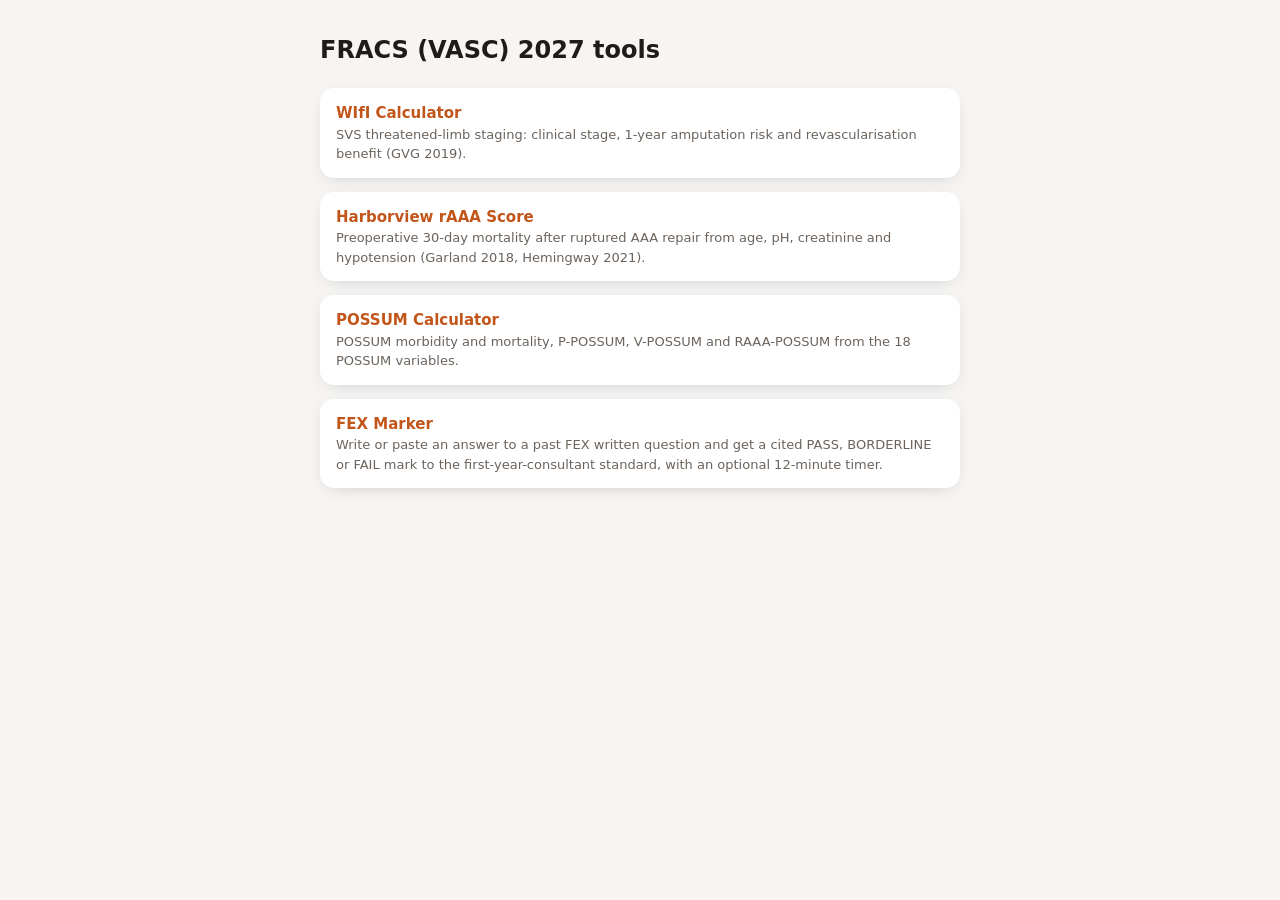
<file: docs/index.html>
<!doctype html>
<html lang="en"><head><meta charset="utf-8"><meta name="viewport" content="width=device-width, initial-scale=1">
<title>FRACS Tools</title>
<style>
:root{--bg:#F6F5F3;--fg:#1F1B18;--muted:#6B635C;--accent:#C2561A;--card:#fff}
@media (prefers-color-scheme:dark){:root{--bg:#15120F;--fg:#F1EBE4;--muted:#A59A8F;--accent:#F08A4B;--card:#1E1A16;color-scheme:dark}}
body{margin:0;background:var(--bg);color:var(--fg);font:15px/1.5 system-ui,-apple-system,"Segoe UI",sans-serif;padding:32px 16px}
main{max-width:640px;margin:0 auto;display:grid;gap:14px}h1{margin:0 0 6px;font-size:24px}
a.card{display:block;background:var(--card);border-radius:14px;padding:14px 16px;color:inherit;text-decoration:none;box-shadow:0 4px 18px -8px rgba(0,0,0,.25)}
a.card b{color:var(--accent)}a.card span{display:block;color:var(--muted);font-size:13px}
</style></head><body><main>
<h1>FRACS (VASC) 2027 tools</h1>
<a class="card" href="wifi/"><b>WIfI Calculator</b><span>SVS threatened-limb staging: clinical stage, 1-year amputation risk and revascularisation benefit (GVG 2019).</span></a>
<a class="card" href="harborview/"><b>Harborview rAAA Score</b><span>Preoperative 30-day mortality after ruptured AAA repair from age, pH, creatinine and hypotension (Garland 2018, Hemingway 2021).</span></a>
<a class="card" href="possum/"><b>POSSUM Calculator</b><span>POSSUM morbidity and mortality, P-POSSUM, V-POSSUM and RAAA-POSSUM from the 18 POSSUM variables.</span></a>
<a class="card" href="fex-marker/"><b>FEX Marker</b><span>Write or paste an answer to a past FEX written question and get a cited PASS, BORDERLINE or FAIL mark to the first-year-consultant standard, with an optional 12-minute timer.</span></a>
</main></body></html>
</file>
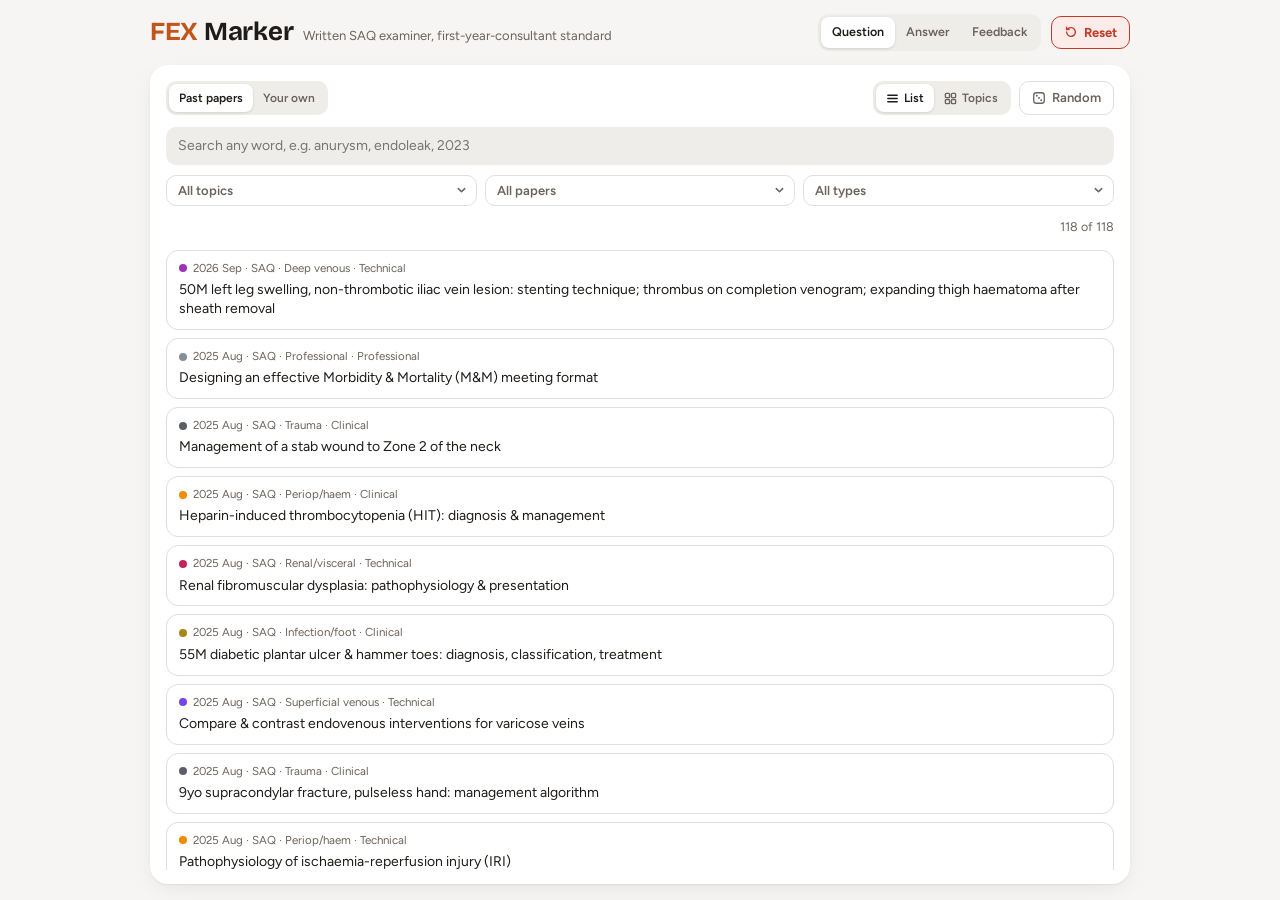
<file: docs/fex-marker/index.html>
<!doctype html>
<html lang="en">
<head>
<meta charset="utf-8">
<meta name="viewport" content="width=device-width, initial-scale=1, viewport-fit=cover">
<title>FEX Marker</title>
<meta name="description" content="Write or paste an answer to a RACS Vascular Fellowship Exam short-answer question and get a cited PASS, BORDERLINE or FAIL mark to the first-year-consultant standard.">
<link rel="preconnect" href="https://fonts.googleapis.com">
<link rel="preconnect" href="https://fonts.gstatic.com" crossorigin>
<link rel="stylesheet" href="https://fonts.googleapis.com/css2?family=Bricolage+Grotesque:opsz,wght@12..96,500;12..96,700&family=Figtree:wght@400;500;600&family=IBM+Plex+Mono:wght@500&display=swap">
<link rel="stylesheet" href="../assets/fracs-tools.css">
<style>
/* Layout: the page never scrolls; exactly one region per view does (question list, answer box, feedback body). */
html, body { height: 100%; }
body { height: 100dvh; overflow: hidden; }
.wrap { height: 100%; grid-template-rows: auto minmax(0, 1fr); }
.view.col { display: flex; flex-direction: column; gap: 12px; min-height: 0; overflow: hidden; }
.fill { flex: 1 1 auto; min-height: 0; }
.row { display: flex; align-items: center; gap: 8px; flex-wrap: wrap; }
.row.sb { justify-content: space-between; }
.muted { color: var(--muted); font-size: 12.5px; }
.mono { font-family: var(--f-mono); }
.seg.small button { padding: 5px 10px; font-size: 12px; }
.input { width: 100%; font: 14px/1.4 var(--f-body); color: var(--fg); background: var(--surface-2); border: 1.5px solid transparent; border-radius: 10px; padding: 8px 11px; outline: none; transition: border-color .15s; }
.input:focus { border-color: var(--accent); }
textarea.input { resize: none; }

/* Question bank */
.filters { display: grid; grid-template-columns: repeat(3, minmax(0, 1fr)); gap: 8px; flex: none; }
.sel { position: relative; display: block; min-width: 0; }
.sel select { appearance: none; -webkit-appearance: none; width: 100%; font: 600 13px var(--f-body); color: var(--muted); background: var(--surface); border: 1.5px solid var(--line); border-radius: 10px; padding: 7px 28px 7px 11px; cursor: pointer; white-space: nowrap; overflow: hidden; text-overflow: ellipsis; transition: border-color .15s, background-color .15s, color .15s; }
.sel select:hover { border-color: color-mix(in oklab, var(--accent) 45%, var(--line)); }
.sel select:focus-visible { outline: 2.5px solid var(--accent); outline-offset: 2px; }
.sel.on select { border-color: var(--accent); background: var(--accent-soft); color: var(--fg); }
.sel svg { position: absolute; right: 10px; top: 50%; transform: translateY(-50%); pointer-events: none; color: var(--muted); }
.fstate { display: flex; align-items: center; justify-content: space-between; gap: 8px; min-height: 24px; flex: none; }
.fpills { display: flex; gap: 6px; flex-wrap: wrap; min-width: 0; }
.fp { display: inline-flex; align-items: center; gap: 5px; border: 0; cursor: pointer; background: var(--accent-soft); color: var(--fg); border-radius: 99px; padding: 2px 9px; font-size: 12px; font-weight: 600; max-width: 180px; }
.fp span { overflow: hidden; text-overflow: ellipsis; white-space: nowrap; }
.fp b { font-weight: 600; color: var(--accent); }
.fp:focus-visible { outline: 2.5px solid var(--accent); outline-offset: 2px; }
.near { font-size: 12.5px; color: var(--muted); padding: 2px 2px 4px; }
.empty .btn { margin-top: 10px; }
.q:focus-visible, .input:focus-visible { outline: 2.5px solid var(--accent); outline-offset: 2px; }
.qlist { overflow-y: auto; display: grid; gap: 8px; align-content: start; padding: 2px; margin: -2px; overscroll-behavior: contain; }
.q { text-align: left; border: 1.5px solid var(--line); background: var(--surface); border-radius: 12px; padding: 9px 12px 10px; cursor: pointer; display: grid; gap: 4px; transition: border-color .15s, transform .12s; }
.q:hover { border-color: color-mix(in oklab, var(--accent) 45%, var(--line)); }
.q:active { transform: scale(.99); }
.q.on { border-color: var(--accent); background: var(--accent-soft); }
.q .meta { display: flex; align-items: center; gap: 6px; flex-wrap: wrap; font-size: 11.5px; color: var(--muted); }
.q .meta i { width: 8px; height: 8px; border-radius: 50%; background: var(--c); }
.q .stem { font-size: 14px; line-height: 1.35; }
.tag { font: 500 11px var(--f-mono); padding: 1px 6px; border-radius: 5px; background: var(--surface-2); color: var(--muted); white-space: nowrap; }
.tag.ok { color: var(--s1); }
.empty { color: var(--muted); font-size: 13.5px; padding: 18px 4px; text-align: center; }

/* Question modal */
.qmodal .verb { white-space: pre-wrap; font-size: 14.5px; line-height: 1.5; margin: 0 0 12px; }
.qmodal .crit-head { gap: 10px; }
.qmodal .foot { display: flex; justify-content: space-between; align-items: center; gap: 10px; flex-wrap: wrap; border-top: 1px solid var(--line); padding-top: 12px; }

/* Answer */
.qstrip { background: var(--surface-2); border-radius: 12px; padding: 9px 12px; display: flex; gap: 10px; align-items: flex-start; flex: none; }
.qstrip .t { flex: 1; min-width: 0; font-size: 13.5px; line-height: 1.35; display: -webkit-box; -webkit-line-clamp: 2; -webkit-box-orient: vertical; overflow: hidden; }
.qstrip .t .meta { color: var(--muted); font-size: 11.5px; margin-right: 6px; font-family: var(--f-mono); }
.link { border: 0; background: transparent; color: var(--accent); font-weight: 600; font-size: 12.5px; cursor: pointer; padding: 2px 4px; border-radius: 6px; white-space: nowrap; }
.link:focus-visible { outline: 2.5px solid var(--accent); }
.timer { display: flex; align-items: center; gap: 10px; flex-wrap: wrap; flex: none; }
.clock { font: 500 22px/1 var(--f-mono); font-variant-numeric: tabular-nums; min-width: 74px; color: var(--fg); }
.clock.warn { color: var(--s2); } .clock.over { color: var(--s4); }
.bar { height: 4px; border-radius: 4px; background: var(--surface-2); overflow: hidden; flex: none; }
.bar i { display: block; height: 100%; width: 0; background: var(--s1); transition: width .9s linear; }
.bar.warn i { background: var(--s2); } .bar.over i { background: var(--s4); }
.answer { font-size: 15px; line-height: 1.55; padding: 12px 14px; }
.answer[readonly] { opacity: .75; }
.draft { display: flex; align-items: center; gap: 8px; font-size: 12.5px; background: var(--accent-soft); border-radius: 10px; padding: 6px 10px; flex: none; }
.draft span { flex: 1; }
.status { display: flex; justify-content: space-between; gap: 10px; font-size: 12.5px; color: var(--muted); flex: none; }
.status .over { color: var(--s4); font-weight: 600; }
.notice { margin: -6px 0 0; font-size: 11.5px; color: var(--muted); flex: none; }
.btn[disabled] { opacity: .4; cursor: default; }
.actions.flat { border-top: 0; padding-top: 0; flex: none; }

/* Feedback */
.fb { --stage: var(--s5); }
.fb .hero { flex: none; }
.dial .num b small { font-size: 15px; color: var(--muted); }
.six { display: grid; grid-template-columns: repeat(3, minmax(0, 1fr)); gap: 8px; flex: none; }
.six .stat { padding: 8px 10px; }
.six .stat .k { white-space: nowrap; overflow: hidden; text-overflow: ellipsis; }
.six .stat .v { font-size: 21px; }
.six .stat .v .lvl { color: var(--lvl, var(--muted)); }
.six .stat .v span.of { font: 500 12px var(--f-body); color: var(--muted); }
.fbody { overflow-y: auto; background: var(--surface-2); border-radius: 12px; padding: 12px 14px; font-size: 13.5px; line-height: 1.5; overscroll-behavior: contain; }
.fbody h4 { margin: 14px 0 6px; font: 600 11.5px var(--f-body); letter-spacing: .06em; text-transform: uppercase; color: var(--muted); }
.fbody h4:first-child { margin-top: 0; }
.fbody ul { margin: 0; padding: 0; list-style: none; display: grid; gap: 7px; }
.fbody li { position: relative; padding-left: 14px; }
.fbody li::before { content: ""; position: absolute; left: 0; top: .55em; width: 6px; height: 6px; border-radius: 50%; background: var(--lc, var(--muted)); }
.fbody .cite { color: var(--muted); font-size: 12.5px; }
.fbody pre { margin: 0; white-space: pre-wrap; font: 13px/1.5 var(--f-body); }
.fbody .none { color: var(--muted); }
.fbody .dim { display: grid; grid-template-columns: auto auto minmax(0,1fr); gap: 4px 10px; align-items: baseline; }
.fbody .dim b { font: 500 12px var(--f-mono); color: var(--muted); }
.fbody .dim span.s { font-weight: 700; color: var(--lvl); }
.fsubtabs { flex: none; max-width: 100%; overflow-x: auto; scrollbar-width: none; }
.fsubtabs::-webkit-scrollbar { display: none; }
.fsubtabs button { white-space: nowrap; }
.fsubtabs button .n { font: 500 11px var(--f-mono); color: var(--s4); margin-left: 3px; }
.unver { background: var(--accent-soft); color: var(--accent); }
.thinking { display: inline-flex; gap: 4px; margin-left: 4px; vertical-align: middle; }
.thinking i { width: 6px; height: 6px; border-radius: 50%; background: var(--muted); animation: blink 1.2s infinite ease-in-out; }
.thinking i:nth-child(2) { animation-delay: .2s; } .thinking i:nth-child(3) { animation-delay: .4s; }
@keyframes blink { 0%, 80%, 100% { opacity: .2; } 40% { opacity: 1; } }
.ftext { font-size: 12px; color: var(--muted); }

@media (max-width: 600px) {
  .view.col { gap: 8px; }
  .clock { font-size: 19px; min-width: 64px; }
  .six { gap: 6px; }
  .six .stat { padding: 6px 8px; }
  .six .stat .v { font-size: 18px; }
  .six .stat .k { font-size: 10.5px; }
  .fbody { padding: 10px 12px; font-size: 13px; }
  .q { padding: 8px 10px 9px; }
  .q .stem { font-size: 13.5px; }
  .answer { padding: 10px 12px; font-size: 14.5px; }
  .hide-sm { display: none; }
  .fb .pill { font-size: 11.5px; padding: 2px 6px; }
  .fb .actions { flex-wrap: nowrap; } .fb .actions button { white-space: nowrap; } .fb #ftext { display: none; }
  .six .stat .k .kl { display: none; } .six .stat .k .ks { display: inline; }
}

/* Header with a persistent Reset (visible on every tab) */
.top { display: grid; grid-template-columns: minmax(0, 1fr) auto auto; grid-template-areas: "brand tabs reset"; align-items: center; column-gap: 10px; row-gap: 6px; }
.top .brand { grid-area: brand; min-width: 0; } .top .tabs { grid-area: tabs; } .top .resetb { grid-area: reset; }
.resetb { display: inline-flex; align-items: center; gap: 6px; cursor: pointer; border: 1.5px solid var(--s4); background: color-mix(in oklab, var(--s4) 10%, var(--surface)); color: var(--s4); border-radius: 10px; padding: 6px 12px; font-weight: 700; font-size: 13px; white-space: nowrap; transition: background-color .15s, color .15s, transform .12s; }
.resetb:hover { background: color-mix(in oklab, var(--s4) 18%, var(--surface)); }
.resetb:active { transform: scale(.97); }
.resetb:focus-visible { outline: 2.5px solid var(--s4); outline-offset: 2px; }
.resetb.confirm { background: var(--s4); color: var(--surface); }
.resetb.spin svg { transition: transform .45s ease; transform: rotate(-300deg); }
@media (max-width: 600px) {
  .top { grid-template-columns: minmax(0, 1fr) auto; grid-template-areas: "brand reset" "tabs tabs"; }
  .top .tabs { justify-self: stretch; display: flex; } .top .tabs button { flex: 1; }
  .resetb { padding: 5px 10px; font-size: 12.5px; }
}

/* List / Topics browse modes */
.qtools { gap: 8px; flex-wrap: nowrap; }
#vmode button { display: inline-flex; align-items: center; gap: 5px; }
#random { gap: 6px; }
.tgrid { overflow-y: auto; display: grid; grid-template-columns: repeat(4, minmax(0, 1fr)); gap: 10px; align-content: start; padding: 2px; margin: -2px; overscroll-behavior: contain; }
.tcard { position: relative; text-align: left; cursor: pointer; border: 1.5px solid var(--line); background: var(--surface); border-radius: 12px; padding: 11px 12px 11px 16px; display: grid; gap: 6px; min-height: 108px; overflow: hidden; transition: border-color .15s, transform .12s, box-shadow .15s; }
.tcard::before { content: ""; position: absolute; left: 0; top: 0; bottom: 0; width: 5px; background: var(--c); }
.tcard:hover { border-color: color-mix(in oklab, var(--c) 55%, var(--line)); box-shadow: 0 4px 16px -8px color-mix(in oklab, var(--c) 60%, transparent); }
.tcard:active { transform: scale(.98); }
.tcard:focus-visible { outline: 2.5px solid var(--accent); outline-offset: 2px; }
.tcard .tn { font: 700 14.5px/1.25 var(--f-display); display: -webkit-box; -webkit-line-clamp: 2; -webkit-box-orient: vertical; overflow: hidden; }
.tcard .ts { font-size: 12px; color: var(--muted); }
.tcard .ts b { color: var(--fg); font-weight: 600; }
.ticks { display: flex; gap: 3px; align-self: end; }
.ticks i { flex: 1; height: 5px; border-radius: 3px; background: var(--surface-2); }
.ticks i.on { background: var(--c); }
.crumb { display: flex; align-items: center; gap: 10px; flex: none; min-width: 0; }
.crumb .link { padding: 4px 2px; font-size: 13px; }
.crumb .ct { display: inline-flex; align-items: center; gap: 7px; min-width: 0; }
.crumb .ct i { width: 10px; height: 10px; border-radius: 50%; background: var(--c); flex: none; }
.crumb .ct b { font: 700 16px/1.2 var(--f-display); white-space: nowrap; overflow: hidden; text-overflow: ellipsis; }
.yhead { position: sticky; top: -2px; z-index: 1; background: var(--surface); padding: 6px 2px 4px; font: 600 11.5px var(--f-body); letter-spacing: .06em; text-transform: uppercase; color: var(--muted); display: flex; justify-content: space-between; }
.yhead + .q { margin-top: 0; }
.filters.two { grid-template-columns: repeat(2, minmax(0, 1fr)); }
@media (max-width: 760px) { .tgrid { grid-template-columns: repeat(3, minmax(0, 1fr)); } }
@media (max-width: 600px) {
  .tgrid { grid-template-columns: repeat(2, minmax(0, 1fr)); gap: 8px; }
  .tcard { min-height: 96px; padding: 9px 10px 9px 14px; }
  .tcard .tn { font-size: 13.5px; }
  .rnd-l { display: none; } #random { padding: 6px 8px; }
  #vmode button, #src-past, #src-own { padding: 5px 7px; font-size: 12px; }
  #vmode button { gap: 4px; }
  .qtools { gap: 6px; }
  [data-view="question"] > .row.sb { flex-wrap: nowrap; gap: 6px; }
}

.sh { display: none; } #src-past, #src-own, #vmode button, #random { white-space: nowrap; }
@media (max-width: 370px) { .lg { display: none; } .sh { display: inline; } }
</style>
</head>
<body>
<div class="wrap">
  <header class="top">
    <div class="brand">
      <h1><span class="w">FEX</span> Marker</h1>
      <span class="sub">Written SAQ examiner, first-year-consultant standard</span>
    </div>
    <div class="seg tabs" role="tablist" aria-label="View">
      <button role="tab" data-view="question" aria-selected="true">Question</button>
      <button role="tab" data-view="answer" aria-selected="false">Answer</button>
      <button role="tab" data-view="feedback" aria-selected="false">Feedback</button>
    </div>
    <button class="resetb" id="reset" type="button" title="Clear the question, answer, timer and feedback"><svg width="14" height="14" viewBox="0 0 16 16" aria-hidden="true"><path d="M3 8a5 5 0 1 0 1.5-3.6M3 2.5v2.8h2.8" fill="none" stroke="currentColor" stroke-width="1.6" stroke-linecap="round" stroke-linejoin="round"/></svg><span class="rl">Reset</span></button>
  </header>

  <!-- Question -->
  <section class="panel view col" data-view="question" aria-label="Choose a question">
    <div class="row sb">
      <div class="seg small" role="group" aria-label="Question source">
        <button type="button" id="src-past" aria-pressed="true"><span class="lg">Past papers</span><span class="sh">Past</span></button>
        <button type="button" id="src-own" aria-pressed="false"><span class="lg">Your own</span><span class="sh">Own</span></button>
      </div>
      <div class="row qtools">
        <div class="seg small" role="group" aria-label="Browse by" id="vmode">
          <button type="button" data-v="list" aria-pressed="true" title="All questions as a list with filters"><svg width="13" height="13" viewBox="0 0 14 14" aria-hidden="true"><path d="M2 3.5h10M2 7h10M2 10.5h10" stroke="currentColor" stroke-width="1.6" stroke-linecap="round"/></svg><span>List</span></button>
          <button type="button" data-v="topics" aria-pressed="false" title="Browse by topic"><svg width="13" height="13" viewBox="0 0 14 14" aria-hidden="true"><rect x="1.5" y="1.5" width="4.5" height="4.5" rx="1" fill="none" stroke="currentColor" stroke-width="1.5"/><rect x="8" y="1.5" width="4.5" height="4.5" rx="1" fill="none" stroke="currentColor" stroke-width="1.5"/><rect x="1.5" y="8" width="4.5" height="4.5" rx="1" fill="none" stroke="currentColor" stroke-width="1.5"/><rect x="8" y="8" width="4.5" height="4.5" rx="1" fill="none" stroke="currentColor" stroke-width="1.5"/></svg><span>Topics</span></button>
        </div>
        <button class="ghost" id="random" type="button" title="Pick a random question from the current results" aria-label="Random question"><svg width="14" height="14" viewBox="0 0 16 16" aria-hidden="true"><rect x="2" y="2" width="12" height="12" rx="3" fill="none" stroke="currentColor" stroke-width="1.5"/><circle cx="5.5" cy="5.5" r="1.1" fill="currentColor"/><circle cx="10.5" cy="10.5" r="1.1" fill="currentColor"/><circle cx="8" cy="8" r="1.1" fill="currentColor"/></svg><span class="rnd-l">Random</span></button>
      </div>
    </div>
    <div id="pane-past" class="col view-inner" style="display:flex;flex-direction:column;gap:10px;min-height:0;flex:1">
      <div class="crumb" id="crumb" hidden><button class="link" id="crumb-back" type="button">‹ All topics</button><span class="ct"><i id="crumb-dot"></i><b id="crumb-name"></b></span></div>
      <input class="input" id="search" type="search" placeholder="Search any word, e.g. anurysm, endoleak, 2023" aria-label="Search questions" autocomplete="off" spellcheck="false">
      <div class="filters" role="group" aria-label="Filter questions">
        <label class="sel" id="w-topic"><span class="sr">Topic</span><select id="f-topic"></select><svg width="11" height="11" viewBox="0 0 12 12" aria-hidden="true"><path d="M2.5 4.5 6 8l3.5-3.5" fill="none" stroke="currentColor" stroke-width="1.6" stroke-linecap="round" stroke-linejoin="round"/></svg></label>
        <label class="sel" id="w-paper"><span class="sr">Paper</span><select id="f-paper"></select><svg width="11" height="11" viewBox="0 0 12 12" aria-hidden="true"><path d="M2.5 4.5 6 8l3.5-3.5" fill="none" stroke="currentColor" stroke-width="1.6" stroke-linecap="round" stroke-linejoin="round"/></svg></label>
        <label class="sel" id="w-type"><span class="sr">Type</span><select id="f-type"></select><svg width="11" height="11" viewBox="0 0 12 12" aria-hidden="true"><path d="M2.5 4.5 6 8l3.5-3.5" fill="none" stroke="currentColor" stroke-width="1.6" stroke-linecap="round" stroke-linejoin="round"/></svg></label>
      </div>
      <div class="fstate"><div class="fpills" id="fpills"></div><span class="muted" id="qcount"></span></div>
      <div class="qlist fill" id="qlist" role="list"></div>
      <div class="tgrid fill" id="tgrid" hidden></div>
    </div>
    <div id="pane-own" hidden style="display:flex;flex-direction:column;gap:10px;min-height:0;flex:1">
      <textarea class="input fill" id="ownq" maxlength="2500" placeholder="Paste or type the question stem, including every sub-part." aria-label="Your question"></textarea>
      <p class="lede">Questions you paste are marked from the rubric alone. Their citations are not verified against the library, and the feedback says so.</p>
      <div class="row sb"><span class="muted" id="ownqn">0 / 2,500</span><button class="btn" id="useown" type="button" disabled>Use this question</button></div>
    </div>
  </section>

  <!-- Answer -->
  <section class="panel view col" data-view="answer" aria-label="Write your answer" hidden>
    <div class="qstrip" id="qstrip">
      <div class="t" id="qstrip-t">No question chosen yet.</div>
      <button class="link" id="qstrip-view" type="button" hidden>View</button>
      <button class="link" id="qstrip-change" type="button">Choose</button>
    </div>
    <div class="timer">
      <div class="seg small" role="group" aria-label="Timer">
        <button type="button" data-mode="untimed" aria-pressed="true">Untimed</button>
        <button type="button" data-mode="countdown" aria-pressed="false" id="mode-cd">12 min</button>
        <button type="button" data-mode="stopwatch" aria-pressed="false">Stopwatch</button>
      </div>
      <span class="clock" id="clock" hidden>12:00</span>
      <button class="ghost" id="tstart" type="button" hidden>Start</button>
      <button class="link" id="tunlock" type="button" hidden>Keep writing</button>
    </div>
    <div class="bar" id="bar" hidden><i></i></div>
    <div class="draft" id="draft" hidden><span id="draft-t">Unsent draft found.</span><button class="link" id="draft-r" type="button">Restore</button><button class="link" id="draft-d" type="button">Discard</button></div>
    <textarea class="input answer fill" id="answer" spellcheck="true" placeholder="Write or paste your answer. Frame the problem, then work through it as you would in the exam." aria-label="Your answer"></textarea>
    <div class="status"><span id="wc">0 words</span><span id="quota"></span></div>
    <p class="notice">Answers and feedback are saved anonymously to support research and improve the marker. No names are recorded.</p>
    <div class="actions flat">
      <span></span>
      <button class="btn" id="submit" type="button" disabled>Submit for marking</button>
    </div>
  </section>

  <!-- Feedback -->
  <section class="panel view col fb" data-view="feedback" aria-label="Feedback" hidden id="fb">
    <div class="hero">
      <div class="dial" id="dial" aria-hidden="true">
        <svg viewBox="0 0 132 132"><circle class="track" cx="66" cy="66" r="56" fill="none" stroke-width="10"/><circle class="glow" cx="66" cy="66" r="56" fill="none" stroke-width="10"/><circle class="arc" id="arc" cx="66" cy="66" r="56" fill="none" stroke-width="10" stroke-linecap="round" stroke-dasharray="351.86" stroke-dashoffset="351.86"/></svg>
        <div class="num"><div><b id="total">–</b><span>of 24</span></div></div>
      </div>
      <div class="hero-text">
        <p class="risk" id="verdict">No answer marked yet</p>
        <p class="lede" id="rationale">Choose a question, write your answer, then submit it for marking.</p>
        <div class="pills" id="pills"></div>
      </div>
    </div>
    <div class="six" id="six"></div>
    <div class="seg small fsubtabs" role="tablist" aria-label="Feedback sections" id="fsub">
      <button role="tab" data-f="verdict" aria-selected="true">To pass</button>
      <button role="tab" data-f="strengthen" aria-selected="false">Strengthen</button>
      <button role="tab" data-f="flags" aria-selected="false">Red flags<span class="n" id="nflags"></span></button>
      <button role="tab" data-f="sources" aria-selected="false">Sources</button>
      <button role="tab" data-f="full" aria-selected="false">Full</button>
    </div>
    <div class="fbody fill" id="fbody" aria-live="polite"><p class="none">Feedback appears here.</p></div>
    <div class="actions flat">
      <div class="btns">
        <button class="ghost" id="again" type="button">Revise answer</button>
        <button class="ghost hide-sm" id="newq" type="button">New question</button>
      </div>
      <div class="row"><span class="ftext" id="ftext"></span><button class="ghost" id="copyfb" type="button" disabled>Copy</button><button class="btn" id="dlword" type="button" disabled title="Download your answer and feedback as a Word document"><span class="kl">Download .docx</span><span class="ks">Word</span></button></div>
    </div>
  </section>
</div>

<div class="criteria qmodal" id="qmodal" role="dialog" aria-modal="true" aria-labelledby="qm-title">
  <div><div class="crit-inner">
    <div class="crit-head"><span id="qm-title">Question</span><button class="x" data-close type="button">Close</button></div>
    <p class="verb" id="qm-verb"></p>
    <div class="foot">
      <div class="pills" id="qm-tags"></div>
      <button class="btn" id="qm-go" type="button">Answer this question</button>
    </div>
  </div></div>
</div>

<div class="toast" id="toast" role="status"></div>
<div class="sr" aria-live="assertive" id="sr"></div>

<script src="../assets/fracs-tools.js"></script>
<script>
(function () {
  "use strict";
  var LOCAL = /^(localhost|127\.0\.0\.1)$/.test(location.hostname);
  var API = LOCAL ? "http://localhost:3000" : "https://fex-marker-api.vercel.app";
  var MAX_WORDS = 1800, DRAFT_KEY = "fex-marker.draft";
  var $ = function (id) { return document.getElementById(id); };
  var esc = function (s) { return String(s == null ? "" : s).replace(/[&<>"]/g, function (c) { return { "&": "&amp;", "<": "&lt;", ">": "&gt;", '"': "&quot;" }[c]; }); };
  var words = function (s) { var m = s.trim().match(/\S+/g); return m ? m.length : 0; };
  var fmt = function (sec) { var neg = sec < 0; sec = Math.abs(Math.round(sec)); return (neg ? "+" : "") + Math.floor(sec / 60) + ":" + String(sec % 60).padStart(2, "0"); };
  var store = {
    get: function () { try { return JSON.parse(localStorage.getItem(DRAFT_KEY) || "null"); } catch (e) { return null; } },
    set: function (v) { try { localStorage.setItem(DRAFT_KEY, JSON.stringify(v)); } catch (e) {} },
    clear: function () { try { localStorage.removeItem(DRAFT_KEY); } catch (e) {} }
  };
  var SHORT = { "Aorta - Abdominal": "AAA", "Aorta - Thoracic & Dissection": "Thoracic", "Carotid & Cerebrovascular": "Carotid", "Renal & Visceral": "Renal/visceral", "Peripheral Arterial / CLTI": "PAD/CLTI", "Acute Limb & Periph Aneurysm": "Acute limb", "Thoracic Outlet & Upper Limb": "TOS/upper limb", "Venous - Superficial": "Superficial venous", "Venous - Deep / IVC / Malf.": "Deep venous", "Vasospastic & Vasculitis": "Vasculitis", "Dialysis Access": "Dialysis", "Infection & Diabetic Foot": "Infection/foot", "Trauma": "Trauma", "Imaging, Lab & Radiation": "Imaging/radiation", "Perioperative / Haem / Pharm": "Periop/haem", "Professional & Non-technical": "Professional" };
  var MON = { April: "Apr", August: "Aug", September: "Sep" };

  /* ---------- state ---------- */
  var S = { bank: null, view: "list", openTopic: null, gridScroll: 0, query: "", src: "past", q: null, mode: "untimed", t0: null, acc: 0, running: false, locked: false, ctl: null, raw: "", parsed: null, sub: "verdict", startedAt: 0, meta: null };
  var show = FT.tabs(function (v) { if (v === "answer") setTimeout(function () { if (!S.locked) $("answer").focus({ preventScroll: true }); }, 30); });

  /* ---------- question bank ---------- */
  function load() {
    fetch("bank.json", { cache: "no-cache" }).then(function (r) { return r.json(); }).then(function (b) {
      S.bank = b; indexBank(); renderFilters(); applyView();
    }).catch(function () { $("qlist").innerHTML = '<p class="empty">The question bank did not load. Refresh to try again, or paste your own question.</p>'; });
  }
  /* ---------- forgiving search ---------- */
  var STOP = {}; "a an and are as at be by for from how in into is it its of on or that the this to with your you what which when who why describe discuss outline explain list write notes short note give briefly including include patient patients year old man woman male female presents presenting".split(" ").forEach(function (w) { STOP[w] = 1; });
  var ABBR = { aaa: "abdominal aortic aneurysm", raaa: "ruptured abdominal aortic aneurysm", taaa: "thoracoabdominal aortic aneurysm", evar: "endovascular aneurysm repair", tevar: "thoracic endovascular aortic repair", fevar: "fenestrated endovascular", cea: "carotid endarterectomy", cas: "carotid stenting", tcar: "transcarotid", tia: "transient ischemic attack", dvt: "deep vein thrombosis", pe: "pulmonary embolism", vte: "venous thromboembolism", hit: "heparin induced thrombocytopenia", clti: "chronic limb threatening ischemia", cli: "critical limb ischemia", pad: "peripheral arterial disease", ali: "acute limb ischemia", tos: "thoracic outlet syndrome", avf: "arteriovenous fistula", avg: "arteriovenous graft", svt: "superficial vein thrombosis", ivc: "inferior vena cava", sma: "superior mesenteric artery", ami: "acute mesenteric ischemia", cmi: "chronic mesenteric ischemia", ras: "renal artery stenosis", fmd: "fibromuscular dysplasia", dfu: "diabetic foot ulcer", gsv: "great saphenous vein", ssv: "small saphenous vein", sfj: "saphenofemoral junction", mm: "morbidity mortality", btai: "blunt thoracic aortic injury", sci: "spinal cord ischemia", abi: "ankle brachial index", ct: "computed tomography", cta: "computed tomography angiography", mra: "magnetic resonance angiography", us: "ultrasound", paes: "popliteal artery entrapment", gca: "giant cell arteritis", ckd: "chronic kidney disease", esrf: "end stage renal failure", rrt: "renal replacement therapy", nsaid: "anti inflammatory" };
  function norm(w) {
    w = w.toLowerCase().replace(/ae/g, "e").replace(/oe/g, "e");
    if (w.length > 4) w = w.replace(/ies$/, "y").replace(/(?:es|s)$/, "");
    return w;
  }
  function wordsOf(t) { return t.toLowerCase().replace(/m\s*&\s*m/g, " mm ").replace(/[^a-z0-9]+/g, " ").trim().split(/\s+/).filter(Boolean); }
  function tokensOf(t) {
    var out = [];
    wordsOf(t).forEach(function (w) {
      out.push(norm(w));
      if (ABBR[w]) ABBR[w].split(" ").forEach(function (x) { out.push(norm(x)); });
    });
    return out;
  }
  function dl(a, b, max) { /* Damerau-Levenshtein with early exit */
    if (Math.abs(a.length - b.length) > max) return max + 1;
    var d = [], i, j;
    for (i = 0; i <= a.length; i++) { d[i] = [i]; }
    for (j = 1; j <= b.length; j++) d[0][j] = j;
    for (i = 1; i <= a.length; i++) {
      var rowMin = 99;
      for (j = 1; j <= b.length; j++) {
        var c = a[i - 1] === b[j - 1] ? 0 : 1;
        d[i][j] = Math.min(d[i - 1][j] + 1, d[i][j - 1] + 1, d[i - 1][j - 1] + c);
        if (i > 1 && j > 1 && a[i - 1] === b[j - 2] && a[i - 2] === b[j - 1]) d[i][j] = Math.min(d[i][j], d[i - 2][j - 2] + 1);
        rowMin = Math.min(rowMin, d[i][j]);
      }
      if (rowMin > max) return max + 1;
    }
    return d[a.length][b.length];
  }
  function indexBank() {
    S.bank.questions.forEach(function (x) {
      var all = tokensOf([x.verbatim, x.stem, (x.tags || []).join(" "), x.topic, SHORT[x.topic] || "", x.type || "", x.fmt, x.sitting, String(x.year)].join(" "));
      x._tok = {}; all.forEach(function (t) { x._tok[t] = 1; });
      x._list = Object.keys(x._tok);
      x._stem = {}; tokensOf(x.stem).forEach(function (t) { x._stem[t] = 1; });
    });
  }
  function wordScore(x, w) { /* best match of one query word against a question */
    if (x._tok[w]) return x._stem[w] ? 4 : 3;
    if (/^\d+$/.test(w)) return 0;
    var best = 0, max = w.length >= 8 ? 2 : w.length >= 4 ? 1 : 0;
    for (var i = 0; i < x._list.length; i++) {
      var t = x._list[i];
      if (w.length >= 3 && t.indexOf(w) === 0) { best = Math.max(best, 2); continue; }
      if (w.length >= 4 && t.indexOf(w) > 0) { best = Math.max(best, 2); continue; }
      if (max && best < 1 && dl(w, t, max) <= max) best = 1;
    }
    return best;
  }
  function termScore(x, term) { /* a term matches as itself or, for abbreviations, as all its expansion words */
    var s = wordScore(x, term.w);
    if (term.alt) { var m = 9; term.alt.forEach(function (a) { m = Math.min(m, wordScore(x, a)); }); if (m > s) s = m; }
    return s;
  }
  function queryTerms(q) {
    return wordsOf(q).filter(function (w) { return !STOP[w]; }).map(function (w) {
      return { w: norm(w), alt: ABBR[w] ? ABBR[w].split(" ").map(norm) : null };
    });
  }
  function search(list, q) { /* returns {hits:[...], near:bool} */
    var terms = queryTerms(q);
    if (!terms.length) return { hits: list.slice().sort(function (a, b) { return b.id - a.id; }), near: false };
    var scored = list.map(function (x) {
      var tot = 0, n = 0;
      terms.forEach(function (t) { var v = termScore(x, t); if (v) { n++; tot += v; } });
      return { x: x, n: n, s: tot };
    }).filter(function (r) { return r.n > 0; });
    var all = scored.filter(function (r) { return r.n === terms.length; });
    var use = all.length ? all : scored;
    use.sort(function (a, b) { return b.n - a.n || b.s - a.s || b.x.id - a.x.id; });
    return { hits: use.slice(0, all.length ? use.length : 12).map(function (r) { return r.x; }), near: !all.length && use.length > 0 };
  }

  /* ---------- filters ---------- */
  var F = { topic: "", paper: "", type: "" };
  function renderFilters() {
    var b = S.bank, t = b.topics;
    var keys = Object.keys(t).sort(function (a, c) { return t[c].count - t[a].count; });
    $("f-topic").innerHTML = '<option value="">All topics</option>' + keys.map(function (k) { var sh = SHORT[k] || k; return '<option value="' + esc(k) + '">' + esc(sh) + (sh !== k ? " · " + esc(k) : "") + " (" + t[k].count + ")</option>"; }).join("");
    var years = {}; b.questions.forEach(function (x) { (years[x.year] = years[x.year] || {})[x.sitting] = 1; });
    $("f-paper").innerHTML = '<option value="">All papers</option>' + Object.keys(years).sort().reverse().map(function (y) {
      var sits = Object.keys(years[y]).sort(function (a, c) { return a === "April" ? -1 : c === "April" ? 1 : 0; });
      return '<optgroup label="' + y + '">' + (sits.length > 1 ? '<option value="y:' + y + '">' + y + " · both sittings</option>" : "") +
        sits.map(function (si) { return '<option value="s:' + y + " " + si + '">' + y + " " + si + "</option>"; }).join("") + "</optgroup>";
    }).join("");
    $("f-type").innerHTML = '<option value="">All types</option><option>Clinical</option><option>Technical</option><option>Professional</option><option value="Essay">Essay (4-part)</option>';
    syncFilters();
  }
  function syncFilters() {
    $("f-topic").value = F.topic; $("f-paper").value = F.paper; $("f-type").value = F.type;
    $("w-topic").classList.toggle("on", !!F.topic); $("w-paper").classList.toggle("on", !!F.paper); $("w-type").classList.toggle("on", !!F.type);
    var pills = [];
    if (F.topic) pills.push(["topic", SHORT[F.topic] || F.topic]);
    if (F.paper) pills.push(["paper", F.paper.slice(2)]);
    if (F.type) pills.push(["type", F.type === "Essay" ? "Essays" : F.type]);
    $("fpills").innerHTML = pills.map(function (p) { return '<button class="fp" type="button" data-f="' + p[0] + '" aria-label="Remove filter ' + esc(p[1]) + '"><span>' + esc(p[1]) + "</span><b>×</b></button>"; }).join("");
  }
  ["topic", "paper", "type"].forEach(function (k) {
    $("f-" + k).addEventListener("change", function () { F[k] = this.value; syncFilters(); renderList(); });
  });
  $("fpills").addEventListener("click", function (e) { var b = e.target.closest(".fp"); if (!b) return; F[b.dataset.f] = ""; syncFilters(); renderList(); });
  function passes(x) {
    if (S.view === "topics" && S.openTopic && x.topic !== S.openTopic) return false;
    if (F.topic && x.topic !== F.topic) return false;
    if (F.paper) { var v = F.paper.slice(2); if (F.paper[0] === "y" ? String(x.year) !== v : x.year + " " + x.sitting !== v) return false; }
    if (F.type) { if (F.type === "Essay" ? x.fmt !== "Essay" : x.type !== F.type) return false; }
    return true;
  }
  function clearFilters() { F.topic = F.paper = F.type = ""; syncFilters(); renderList(); }
  var searchT = null;
  $("search").addEventListener("input", function () { var v = this.value; clearTimeout(searchT); searchT = setTimeout(function () { S.query = v.trim(); renderList(); }, 80); });
  function filtered() {
    if (!S.bank) return { hits: [], near: false };
    return search(S.bank.questions.filter(passes), S.query);
  }
  function label(x) { return x.year + " " + (MON[x.sitting] || x.sitting) + " · " + (x.fmt === "Essay" ? "Essay · " + x.parts + " parts" : "SAQ"); }
  function renderList() {
    if (!S.bank) return;
    if (S.view === "topics" && !S.openTopic) { renderTopicGrid(); return; }
    var r = filtered(), list = r.hits, t = S.bank.topics, total = S.bank.questions.length;
    if (S.openTopic) total = t[S.openTopic].count;
    var filt = F.topic || F.paper || F.type;
    $("qcount").textContent = (r.near ? "closest " + list.length : list.length + " of " + total);
    if (!list.length) {
      var other = filt && S.query ? search(S.bank.questions, S.query) : null;
      var where = [F.topic && (SHORT[F.topic] || F.topic), F.paper && F.paper.slice(2), F.type].filter(Boolean).join(", ");
      $("qlist").innerHTML = '<div class="empty">' + (other && other.hits.length
        ? "No matches in " + esc(where) + ". " + other.hits.length + (other.near ? " close" : "") + " match" + (other.hits.length === 1 ? "" : "es") + " without filters."
        : filt ? "No questions in " + esc(where) + (S.query ? " match that search." : ".") : "Nothing matches that search. Try fewer or shorter words.") +
        (filt ? '<br><button class="btn" type="button" id="clearf">Clear filters</button>' : "") + "</div>";
      var c = $("clearf"); if (c) c.onclick = clearFilters;
      return;
    }
    if (S.openTopic && !S.query.trim()) { renderGrouped(list); return; }
    $("qlist").innerHTML = (r.near ? '<p class="near">No question contains every word. Closest questions:</p>' : "") + list.map(function (x) {
      var on = S.q && S.q.id === x.id ? " on" : "";
      return '<button class="q' + on + '" type="button" role="listitem" data-id="' + x.id + '">' +
        '<span class="meta"><i style="--c:' + t[x.topic].color + '"></i>' + esc(label(x)) + ' · ' + esc(SHORT[x.topic] || x.topic) +
        (x.type ? " · " + esc(x.type) : "") + (x.hasScheme ? "" : ' <span class="tag">unverified</span>') + "</span>" +
        '<span class="stem">' + esc(x.stem) + "</span></button>";
    }).join("");
  }
  var TOPIC_ORDER = ["Aorta - Abdominal", "Aorta - Thoracic & Dissection", "Carotid & Cerebrovascular", "Peripheral Arterial / CLTI", "Acute Limb & Periph Aneurysm", "Renal & Visceral", "Thoracic Outlet & Upper Limb", "Venous - Superficial", "Venous - Deep / IVC / Malf.", "Vasospastic & Vasculitis", "Dialysis Access", "Infection & Diabetic Foot", "Trauma", "Imaging, Lab & Radiation", "Perioperative / Haem / Pharm", "Professional & Non-technical"];
  var SIT_ORDER = { August: 0, September: 1, April: 2 };
  function topicNames() { var t = S.bank.topics; return TOPIC_ORDER.filter(function (k) { return t[k]; }).concat(Object.keys(t).filter(function (k) { return TOPIC_ORDER.indexOf(k) < 0; })); }
  function renderTopicGrid() {
    var t = S.bank.topics, qs = S.bank.questions, years = [];
    qs.forEach(function (x) { if (years.indexOf(x.year) < 0) years.push(x.year); }); years.sort();
    var names = topicNames();
    $("qcount").textContent = names.length + " topics · " + qs.length + " questions";
    $("tgrid").innerHTML = names.map(function (k) {
      var mine = qs.filter(function (x) { return x.topic === k; }), ys = mine.map(function (x) { return x.year; });
      var lo = Math.min.apply(null, ys), hi = Math.max.apply(null, ys);
      return '<button class="tcard" type="button" data-t="' + esc(k) + '" style="--c:' + t[k].color + '" aria-label="' + esc(k) + ", " + mine.length + ' questions">' +
        '<span class="tn">' + esc(k) + "</span>" +
        '<span class="ts"><b>' + mine.length + "</b> question" + (mine.length === 1 ? "" : "s") + " · " + (lo === hi ? lo : lo + "–" + hi) + "</span>" +
        '<span class="ticks" aria-hidden="true">' + years.map(function (y) { return '<i class="' + (ys.indexOf(y) >= 0 ? "on" : "") + '" title="' + y + '"></i>'; }).join("") + "</span></button>";
    }).join("");
  }
  function renderGrouped(list) {
    var by = {};
    list.forEach(function (x) { (by[x.year] = by[x.year] || []).push(x); });
    $("qlist").innerHTML = Object.keys(by).sort().reverse().map(function (y) {
      var g = by[y].sort(function (a, b) { return (SIT_ORDER[a.sitting] - SIT_ORDER[b.sitting]) || (b.id - a.id); });
      return '<div class="yhead"><span>' + y + "</span><span>" + g.length + " question" + (g.length === 1 ? "" : "s") + "</span></div>" + g.map(function (x) {
        var on = S.q && S.q.id === x.id ? " on" : "";
        return '<button class="q' + on + '" type="button" role="listitem" data-id="' + x.id + '">' +
          '<span class="meta"><i style="--c:' + S.bank.topics[x.topic].color + '"></i>' + esc(x.sitting) + " · " + (x.fmt === "Essay" ? "Essay · " + x.parts + " parts" : "SAQ") +
          (x.type ? " · " + esc(x.type) : "") + (x.hasScheme ? "" : ' <span class="tag">unverified</span>') + "</span>" +
          '<span class="stem">' + esc(x.stem) + "</span></button>";
      }).join("");
    }).join("");
  }
  function applyView() {
    var grid = S.view === "topics" && !S.openTopic, open = S.view === "topics" && !!S.openTopic;
    document.querySelectorAll("#vmode [data-v]").forEach(function (b) { b.setAttribute("aria-pressed", b.dataset.v === S.view); });
    $("search").hidden = grid; document.querySelector(".filters").hidden = grid;
    $("qlist").hidden = grid; $("tgrid").hidden = !grid;
    $("crumb").hidden = !open; $("w-topic").hidden = open;
    document.querySelector(".filters").classList.toggle("two", open);
    $("fpills").hidden = grid;
    if (open) {
      $("crumb-name").textContent = S.openTopic; $("crumb-dot").style.setProperty("--c", S.bank.topics[S.openTopic].color);
    }
    renderList();
  }
  function setView(v) {
    if (v === S.view) return;
    if (v === "list") { if (S.openTopic) { F.topic = S.openTopic; } S.openTopic = null; }
    else { if (F.topic) { S.openTopic = F.topic; F.topic = ""; } }
    S.view = v; syncFilters(); applyView();
    if (S.view === "topics" && !S.openTopic) $("tgrid").scrollTop = 0;
  }
  document.querySelectorAll("#vmode [data-v]").forEach(function (b) { b.addEventListener("click", function () { setView(b.dataset.v); }); });
  function openTopic(k) {
    S.gridScroll = $("tgrid").scrollTop; S.openTopic = k; F.topic = ""; syncFilters(); applyView(); $("qlist").scrollTop = 0;
  }
  $("tgrid").addEventListener("click", function (e) { var c = e.target.closest(".tcard"); if (c) openTopic(c.dataset.t); });
  $("crumb-back").addEventListener("click", function () {
    S.openTopic = null; S.query = ""; $("search").value = ""; applyView();
    $("tgrid").scrollTop = S.gridScroll;
  });
  $("qlist").addEventListener("click", function (e) { var b = e.target.closest(".q"); if (b) openQ(+b.dataset.id, b); });
  $("random").addEventListener("click", function () {
    var l = S.view === "topics" && !S.openTopic ? S.bank.questions : filtered().hits;
    if (!l.length) { FT.toast("No questions in the current filters"); return; }
    var x = l[Math.floor(Math.random() * l.length)]; openQ(x.id, $("random"));
  });

  var lastFocus = null, pendingQ = null;
  function openQ(id, from) {
    var x = S.bank.questions.find(function (q) { return q.id === id; }); if (!x) return;
    pendingQ = x; lastFocus = from || null;
    $("qm-title").textContent = label(x);
    $("qm-verb").textContent = x.verbatim;
    var tags = '<span class="pill">' + esc(x.topic) + "</span>";
    if (x.type) tags += '<span class="pill">' + esc(x.type) + "</span>";
    tags += x.hasScheme ? '<span class="pill" style="color:var(--s1)">Verified scheme</span>' : '<span class="pill unver">Scheme pending</span>';
    $("qm-tags").innerHTML = tags;
    $("qmodal").classList.add("open");
    setTimeout(function () { $("qm-go").focus(); }, 20);
  }
  function closeQ() { $("qmodal").classList.remove("open"); if (lastFocus) lastFocus.focus({ preventScroll: true }); }
  $("qmodal").addEventListener("click", function (e) { if (e.target === $("qmodal") || e.target.hasAttribute("data-close")) closeQ(); });
  document.addEventListener("keydown", function (e) { if (e.key === "Escape" && $("qmodal").classList.contains("open")) closeQ(); });
  $("qm-go").addEventListener("click", function () {
    $("qmodal").classList.remove("open"); this.textContent = "Answer this question";
    if (pendingQ) choose({ kind: "past", id: pendingQ.id, x: pendingQ }); else show("answer");
  });

  /* source toggle */
  function setSrc(s) {
    S.src = s;
    $("src-past").setAttribute("aria-pressed", s === "past"); $("src-own").setAttribute("aria-pressed", s === "own");
    $("pane-past").hidden = s !== "past"; $("pane-own").hidden = s !== "own";
    $("pane-past").style.display = s === "past" ? "flex" : "none"; $("pane-own").style.display = s === "own" ? "flex" : "none";
    $("random").hidden = s !== "past";
    if (s === "own") setTimeout(function () { $("ownq").focus(); }, 20);
  }
  $("src-past").addEventListener("click", function () { setSrc("past"); });
  $("src-own").addEventListener("click", function () { setSrc("own"); });
  $("ownq").addEventListener("input", function () {
    var n = this.value.trim().length;
    $("ownqn").textContent = n.toLocaleString() + " / 2,500";
    $("useown").disabled = n < 20;
  });
  $("useown").addEventListener("click", function () { choose({ kind: "own", text: $("ownq").value.trim() }); });

  function parts() { return S.q && S.q.kind === "past" ? Math.max(1, S.q.x.parts || 1) : 1; }
  function allowance() { return 720 * parts(); }
  function choose(q) {
    var changed = !S.q || S.q.kind !== q.kind || S.q.id !== q.id || S.q.text !== q.text;
    S.q = q;
    if (changed) { stopTimer(true); }
    renderStrip(); renderList && S.bank && renderList(); updateSubmit();
    $("mode-cd").textContent = parts() > 1 ? (12 * parts()) + " min" : "12 min";
    if (S.mode === "countdown") paintClock();
    show("answer"); saveDraft();
  }
  function renderStrip() {
    if (!S.q) { $("qstrip-t").innerHTML = "No question chosen yet."; $("qstrip-view").hidden = true; $("qstrip-change").textContent = "Choose"; return; }
    if (S.q.kind === "past") $("qstrip-t").innerHTML = '<span class="meta">' + esc(label(S.q.x)) + "</span>" + esc(S.q.x.verbatim);
    else $("qstrip-t").innerHTML = '<span class="meta">Your question</span>' + esc(S.q.text);
    $("qstrip-view").hidden = false; $("qstrip-change").textContent = "Change";
  }
  $("qstrip-change").addEventListener("click", function () { show("question"); });
  $("qstrip-view").addEventListener("click", function () {
    if (!S.q) return;
    if (S.q.kind === "past") { openQ(S.q.id, $("qstrip-view")); $("qm-go").textContent = "Back to answer"; }
    else { pendingQ = null; $("qm-title").textContent = "Your question"; $("qm-verb").textContent = S.q.text; $("qm-tags").innerHTML = '<span class="pill unver">Citations not verified</span>'; $("qm-go").textContent = "Back to answer"; $("qmodal").classList.add("open"); }
  });

  /* ---------- timer ---------- */
  var tick = null;
  function elapsed() { return S.acc + (S.running ? (Date.now() - S.t0) / 1000 : 0); }
  function setMode(m) {
    if (m === S.mode) return;
    stopTimer(true); S.mode = m;
    document.querySelectorAll("[data-mode]").forEach(function (b) { b.setAttribute("aria-pressed", b.dataset.mode === m); });
    $("clock").hidden = m === "untimed"; $("tstart").hidden = m === "untimed"; $("bar").hidden = m !== "countdown";
    paintClock();
  }
  document.querySelectorAll("[data-mode]").forEach(function (b) { b.addEventListener("click", function () { setMode(b.dataset.mode); }); });
  function startTimer() {
    if (S.mode === "untimed" || S.running) return;
    S.running = true; S.t0 = Date.now(); $("tstart").textContent = "Pause";
    clearInterval(tick); tick = setInterval(paintClock, 250); paintClock();
  }
  function pauseTimer() { if (!S.running) return; S.acc = elapsed(); S.running = false; clearInterval(tick); $("tstart").textContent = "Resume"; paintClock(); }
  function stopTimer(clear) {
    clearInterval(tick); S.running = false;
    if (clear) { S.acc = 0; S.locked = false; $("answer").readOnly = false; $("tunlock").hidden = true; }
    $("tstart").textContent = "Start"; paintClock();
  }
  $("tstart").addEventListener("click", function () { S.running ? pauseTimer() : startTimer(); });
  var warned = false, timeUp = false;
  function paintClock() {
    var e = elapsed(), c = $("clock"), bar = $("bar");
    if (S.mode === "countdown") {
      var left = allowance() - e;
      c.textContent = left >= 0 ? fmt(left) : fmt(left);
      var warn = left <= 120 && left > 0, over = left <= 0;
      c.classList.toggle("warn", warn); c.classList.toggle("over", over);
      bar.classList.toggle("warn", warn); bar.classList.toggle("over", over);
      bar.firstElementChild.style.width = Math.min(100, (e / allowance()) * 100) + "%";
      if (warn && !warned && S.running) { warned = true; FT.toast("Two minutes left"); $("sr").textContent = "Two minutes left"; }
      if (over && !timeUp && S.running) {
        timeUp = true; S.locked = true; $("answer").readOnly = true; $("tunlock").hidden = false;
        FT.toast("Time. Submit for marking"); $("sr").textContent = "Time is up. Your answer is locked. Submit it for marking, or choose keep writing.";
      }
      if (e === 0) { warned = false; timeUp = false; }
    } else {
      c.textContent = fmt(e); c.classList.remove("warn", "over");
    }
  }
  $("tunlock").addEventListener("click", function () { S.locked = false; $("answer").readOnly = false; this.hidden = true; $("answer").focus(); });

  /* ---------- answer ---------- */
  var saveT = null;
  $("answer").addEventListener("input", function () {
    if (S.mode !== "untimed" && !S.running && elapsed() === 0) startTimer();
    updateSubmit();
    clearTimeout(saveT); saveT = setTimeout(saveDraft, 600);
  });
  function updateSubmit() {
    var n = words($("answer").value);
    $("wc").innerHTML = n > MAX_WORDS ? '<span class="over">' + n.toLocaleString() + " / " + MAX_WORDS.toLocaleString() + " words</span>" : n.toLocaleString() + (n === 1 ? " word" : " words");
    $("submit").disabled = !S.q || n < 30 || n > MAX_WORDS || !!S.ctl;
    $("submit").title = !S.q ? "Choose a question first" : n < 30 ? "Write at least 30 words" : "";
  }
  function saveDraft() {
    var a = $("answer").value;
    if (words(a) < 30) return;
    store.set({ q: S.q && (S.q.kind === "past" ? { kind: "past", id: S.q.id } : { kind: "own", text: S.q.text }), answer: a, savedAt: Date.now() });
  }
  function offerDraft() {
    var d = store.get();
    if (!d || !d.answer || words(d.answer) < 30 || Date.now() - d.savedAt > 7 * 864e5) return;
    var when = new Date(d.savedAt).toLocaleDateString(undefined, { day: "numeric", month: "short" });
    $("draft-t").textContent = "Unsent draft from " + when + " (" + words(d.answer) + " words).";
    $("draft").hidden = false;
    $("draft-r").onclick = function () {
      if (d.q && d.q.kind === "past" && S.bank) { var x = S.bank.questions.find(function (q) { return q.id === d.q.id; }); if (x) choose({ kind: "past", id: x.id, x: x }); }
      else if (d.q && d.q.kind === "own") { $("ownq").value = d.q.text; choose({ kind: "own", text: d.q.text }); }
      $("answer").value = d.answer; $("draft").hidden = true; updateSubmit(); show("answer");
    };
    $("draft-d").onclick = function () { store.clear(); $("draft").hidden = true; };
  }

  /* ---------- quota ---------- */
  function loadQuota() {
    fetch(API + "/api/quota", { cache: "no-store" }).then(function (r) { return r.json(); }).then(function (q) {
      if (q && q.capIp != null) $("quota").textContent = q.remainingIp + " of " + q.capIp + " marks left today";
    }).catch(function () { $("quota").textContent = ""; });
  }

  /* ---------- parser (kept in step with fex-marker-api/lib/parse.ts) ---------- */
  var SECTION_KEYS = [[/^Safety red flags\s*:/i, "redFlags"], [/^Defensible alternatives credited\s*:/i, "alternatives"], [/^Would change the verdict\s*:/i, "change"], [/^Would strengthen\s*:/i, "strengthen"], [/^Source notes\s*:/i, "sources"], [/^To turn this into a pass\s*:/i, "toPass"]];
  function parseBlock(raw) {
    var text = raw.replace(/\*\*/g, "").replace(/\r/g, "");
    var out = { verdict: null, rationale: "", type: null, domain: null, scores: {}, sections: {}, citations: null, parseOk: false };
    var v = text.match(/^\s*VERDICT:\s*(PASS|BORDERLINE|FAIL)\b\s*(?:[—–-]+\s*)?(.*)$/m);
    if (v) { out.verdict = v[1]; out.rationale = v[2].trim(); }
    var t = text.match(/^\s*Question type:\s*([A-Za-z/ -]+)/m); if (t) out.type = t[1].trim();
    var d = text.match(/^\s*Domain:\s*(D\d{2})\s*[—–-]+\s*([^·\n]+?)\s*(?:·\s*(.*))?$/m);
    if (d) out.domain = { code: d[1], name: d[2].trim(), refs: (d[3] || "").trim() };
    var re = /^\s*D([1-6])\b[^\n]*?\b([0-4])\s*\/\s*4\s*(?:[—–-]+\s*(.*))?$/gm, m;
    while ((m = re.exec(text))) out.scores[m[1]] = { score: +m[2], phrase: (m[3] || "").trim() };
    var cur = null;
    text.split("\n").forEach(function (line) {
      var s = line.trim();
      if (/^Citations:/i.test(s)) { out.citations = /not verified/i.test(s) ? "not verified" : "verified"; cur = null; return; }
      var hit = SECTION_KEYS.find(function (k) { return k[0].test(s); });
      if (hit) { cur = hit[1]; out.sections[cur] = []; var rest = s.replace(hit[0], "").trim(); if (rest) out.sections[cur].push(rest.replace(/^[-•]\s*/, "")); return; }
      if (!cur || !s) return;
      if (/^(VERDICT|Question type|Domain|Dimension scores)\b/i.test(s) || /^D[1-6]\b/.test(s)) { cur = null; return; }
      var arr = out.sections[cur];
      if (/^[-•]\s+/.test(s)) arr.push(s.replace(/^[-•]\s+/, ""));
      else if (arr.length) arr[arr.length - 1] += " " + s; else arr.push(s);
    });
    Object.keys(out.sections).forEach(function (k) { out.sections[k] = out.sections[k].filter(function (x) { return !/^(none( identified)?|already a (clear )?pass)\.?$/i.test(x.trim()); }); });
    out.parseOk = !!out.verdict && Object.keys(out.scores).length === 6;
    return out;
  }

  /* ---------- feedback rendering ---------- */
  var DIMS = [["1", "Accuracy & safety", "Accuracy"], ["2", "Coverage", "Coverage"], ["3", "Synthesis", "Synthesis"], ["4", "Structure", "Structure"], ["5", "Economy", "Economy"], ["6", "Evidence", "Evidence"]];
  var VCOL = { PASS: "var(--s1)", BORDERLINE: "var(--s2)", FAIL: "var(--s4)" };
  var lvl = function (s) { return s >= 3 ? "var(--s1)" : s === 2 ? "var(--s2)" : "var(--s4)"; };
  function renderSix(p) {
    $("six").innerHTML = DIMS.map(function (d) {
      var sc = p && p.scores[d[0]];
      return '<div class="stat" title="' + esc(sc ? sc.phrase : "") + '"><div class="k">D' + d[0] + ' <span class="kl">' + d[1] + '</span><span class="ks">' + d[2] + '</span></div><div class="v"><span class="lvl" style="--lvl:' + (sc ? lvl(sc.score) : "var(--muted)") + '">' + (sc ? sc.score : "–") + '</span><span class="of">/4</span></div></div>';
    }).join("");
  }
  var lastVerdict = null;
  function renderHero(p, pending) {
    var fb = $("fb"), total = 0, n = 0;
    if (p) DIMS.forEach(function (d) { if (p.scores[d[0]]) { total += p.scores[d[0]].score; n++; } });
    fb.style.setProperty("--stage", p && p.verdict ? VCOL[p.verdict] : "var(--s5)");
    var frac = n ? total / 24 : 0;
    $("arc").style.strokeDashoffset = (351.86 * (1 - frac)).toFixed(1);
    if (n) FT.countUp($("total"), total, function (x) { return Math.round(x); }); else { $("total").textContent = "–"; $("total")._v = null; }
    if (p && p.verdict) {
      $("verdict").innerHTML = "<em>" + p.verdict + "</em>";
      $("rationale").textContent = p.rationale ? p.rationale.charAt(0).toUpperCase() + p.rationale.slice(1) : "";
      if (lastVerdict !== p.verdict) { FT.pulse($("dial")); $("sr").textContent = "Verdict: " + p.verdict + ". " + p.rationale; lastVerdict = p.verdict; }
    } else if (pending) {
      $("verdict").innerHTML = 'Examiner reading<span class="thinking"><i></i><i></i><i></i></span>';
      $("rationale").textContent = S.meta && S.meta.verified ? "Checking your answer against the verified marking scheme for this question." : "Marking against the rubric. This question has no prepared scheme.";
    }
    var pills = "";
    if (p && p.type) pills += '<span class="pill">' + esc(p.type) + "</span>";
    if (p && p.domain) pills += '<span class="pill" title="' + esc(p.domain.name + (p.domain.refs ? " · " + p.domain.refs : "")) + '">' + esc(p.domain.code) + "</span>";
    if (S.meta && S.meta.timeLabel) pills += '<span class="pill"' + (S.meta.over ? ' style="color:var(--s4)"' : "") + ">" + esc(S.meta.timeLabel) + "</span>";
    if (S.meta && !S.meta.verified) pills += '<span class="pill unver">Citations not verified</span>';
    $("pills").innerHTML = pills;
  }
  function citeify(s) {
    return esc(s).replace(/\(([^()]*(?:Rutherford|ESVS|KDOQI|IWGDF|MET|Wind|Pellerito|ASUM|Fitridge|SVS|trial|Rec |Ch \d)[^()]*)\)/g, '<span class="cite">($1)</span>');
  }
  function list(items, color, empty) {
    if (!items || !items.length) return '<p class="none">' + empty + "</p>";
    return '<ul style="--lc:' + color + '">' + items.map(function (x) { return "<li>" + citeify(x) + "</li>"; }).join("") + "</ul>";
  }
  function renderBody() {
    var p = S.parsed, sec = p ? p.sections : {}, f = S.sub, h = "";
    var n = (sec.redFlags || []).length;
    $("nflags").textContent = n ? n : "";
    if (!S.raw && S.err) { $("fbody").innerHTML = '<p class="none">' + esc(S.err) + '</p><p><button class="btn" type="button" id="retry">Try again</button></p>'; $("retry").onclick = function () { if (!S.ctl) submit(); }; return; }
    if (!S.raw) { $("fbody").innerHTML = S.ctl ? '<p class="none">The examiner is reading your answer and checking it against the marking scheme. Feedback streams in here, usually within a minute.</p>' : '<p class="none">Feedback appears here.</p>'; return; }
    if (f === "full" || (p && !p.parseOk && !S.ctl)) {
      h = (p && !p.parseOk && !S.ctl ? '<p class="none">The scores could not be read automatically, so the full feedback is shown.</p>' : "") + "<pre>" + esc(S.raw) + "</pre>";
    } else if (f === "verdict") {
      h = "<h4>Would change the verdict</h4>" + list(sec.change, "var(--s4)", S.ctl && !sec.change ? "Waiting for the examiner…" : "Nothing holding this answer back.") +
          "<h4>To turn this into a pass</h4>" + list(sec.toPass, "var(--accent)", S.ctl && !sec.toPass ? "Waiting…" : "Already a pass.") +
          "<h4>Defensible alternatives credited</h4>" + list(sec.alternatives, "var(--s1)", S.ctl && !sec.alternatives ? "Waiting…" : "None noted.");
    } else if (f === "strengthen") {
      h = "<h4>Dimensions</h4>" + (p && Object.keys(p.scores).length ? '<div class="dim">' + DIMS.map(function (d) { var sc = p.scores[d[0]]; return sc ? "<b>D" + d[0] + '</b><span class="s" style="--lvl:' + lvl(sc.score) + '">' + sc.score + "/4</span><span>" + citeify(sc.phrase) + "</span>" : ""; }).join("") + "</div>" : '<p class="none">Waiting…</p>') +
          "<h4>Would strengthen</h4>" + list(sec.strengthen, "var(--s5)", S.ctl && !sec.strengthen ? "Waiting…" : "Nothing further.");
    } else if (f === "flags") {
      h = "<h4>Safety red flags</h4>" + list(sec.redFlags, "var(--s4)", S.ctl && !sec.redFlags ? "Waiting…" : "None identified.");
    } else if (f === "sources") {
      h = "<h4>Source notes</h4>" + list(sec.sources, "var(--s2)", S.ctl && !sec.sources ? "Waiting…" : "No figures differ from the source of truth.") +
          (p && p.domain ? "<h4>Domain</h4><p>" + esc(p.domain.code + " — " + p.domain.name) + (p.domain.refs ? '<br><span class="cite">' + esc(p.domain.refs) + "</span>" : "") + "</p>" : "") +
          "<h4>Citations</h4><p>" + (S.meta && S.meta.verified ? "Checked against a marking scheme built from Rutherford 11e and the scoped sources." : '<span style="color:var(--accent)">Not verified against the library.</span> This question has no prepared scheme, so citations are at chapter level from the examiner’s own knowledge.') + "</p>";
    }
    var body = $("fbody"), atBottom = body.scrollHeight - body.scrollTop - body.clientHeight < 40;
    body.innerHTML = h;
    if (f === "full" && S.ctl && atBottom) body.scrollTop = body.scrollHeight;
  }
  document.querySelectorAll("#fsub [data-f]").forEach(function (b) {
    b.addEventListener("click", function () { setSub(b.dataset.f); $("fbody").scrollTop = 0; });
  });
  function setSub(f) { S.sub = f; document.querySelectorAll("#fsub [data-f]").forEach(function (x) { x.setAttribute("aria-selected", x.dataset.f === f); }); renderBody(); }

  /* ---------- submit + stream ---------- */
  $("submit").addEventListener("click", submit);
  function submit() {
    if ($("submit").disabled) return;
    var answer = $("answer").value.trim();
    var timed = S.mode !== "untimed" && elapsed() > 0;
    var el = timed ? Math.round(elapsed()) : null;
    pauseTimer();
    var body = { answer: answer, timerMode: timed ? S.mode : "untimed", elapsedSeconds: el };
    if (S.q.kind === "past") body.questionId = S.q.id; else body.questionText = S.q.text;
    S.raw = ""; S.parsed = null; S.err = null; lastVerdict = null; S.startedAt = Date.now();
    S.meta = { verified: S.q.kind === "past" && S.q.x.hasScheme, timeLabel: timed ? (S.mode === "countdown" ? (el > allowance() ? "Over by " + fmt(el - allowance()).replace("+", "") : fmt(el) + " used") : fmt(el) + " taken") : "", over: timed && S.mode === "countdown" && el > allowance() };
    S.ctl = new AbortController(); updateSubmit();
    $("copyfb").disabled = true; $("dlword").disabled = true; $("ftext").textContent = "";
    S.answer = answer; S.submittedAt = new Date();
    renderHero(null, true); renderSix(null); setSub("full"); show("feedback");
    var tickT = setInterval(function () { if (!S.raw && S.ctl) $("ftext").textContent = Math.round((Date.now() - S.startedAt) / 1000) + " s"; }, 1000);
    fetch(API + "/api/mark", { method: "POST", headers: { "Content-Type": "application/json" }, body: JSON.stringify(body), signal: S.ctl.signal })
      .then(function (r) {
        if (!r.ok) return r.json().catch(function () { return {}; }).then(function (j) { throw { api: true, code: j.error && j.error.code, message: (j.error && j.error.message) || "The marker is unavailable right now." }; });
        return readSSE(r.body.getReader());
      })
      .catch(function (e) {
        if (e && e.name === "AbortError") return;
        failed(e && e.api ? e.message : "Could not reach the marker. Check your connection and try again. Your answer is kept.");
      })
      .then(function () { clearInterval(tickT); S.ctl = null; updateSubmit(); loadQuota(); renderBody(); });
  }
  function readSSE(reader) {
    var dec = new TextDecoder(), buf = "", pending = 0;
    function handle(ev, data) {
      if (ev === "meta") { S.meta.verified = !!data.citationsVerified; renderHero(S.parsed, true); }
      else if (ev === "status") { $("ftext").textContent = "Thinking · " + data.seconds + " s"; }
      else if (ev === "text") {
        S.raw += data.t;
        if (!pending) pending = requestAnimationFrame(function () {
          pending = 0; S.parsed = parseBlock(S.raw); renderHero(S.parsed, true); renderSix(S.parsed); renderBody();
          if (S.ctl) $("ftext").textContent = "Writing feedback";
        });
      }
      else if (ev === "summary") {
        if (data.parseOk || !S.parsed || !S.parsed.parseOk) {
          S.parsed = { verdict: data.verdict, rationale: data.rationale || "", type: data.type, domain: data.domain, scores: data.scores || {}, sections: data.sections || {}, citations: data.citations, parseOk: data.parseOk };
        }
        S.meta.verified = !!data.citationsVerified;
      }
      else if (ev === "done") {
        $("ftext").textContent = "Marked in " + Math.round(data.ms / 1000) + " s";
        finish();
      }
      else if (ev === "error") { failed(data.message, true); }
    }
    function pump() {
      return reader.read().then(function (r) {
        if (r.done) { if (S.ctl && !S.parsed) failed("The connection closed before any feedback arrived. Your answer is kept. Try again."); return; }
        buf += dec.decode(r.value, { stream: true });
        var i;
        while ((i = buf.indexOf("\n\n")) >= 0) {
          var chunk = buf.slice(0, i); buf = buf.slice(i + 2);
          var ev = "message", data = "";
          chunk.split("\n").forEach(function (l) { if (l.indexOf("event:") === 0) ev = l.slice(6).trim(); else if (l.indexOf("data:") === 0) data += l.slice(5).trim(); });
          if (data) { try { handle(ev, JSON.parse(data)); } catch (e) {} }
        }
        return pump();
      });
    }
    return pump();
  }
  function finish() {
    if (!S.parsed) S.parsed = parseBlock(S.raw);
    renderHero(S.parsed, false); renderSix(S.parsed);
    $("copyfb").disabled = !S.raw; $("dlword").disabled = !S.raw;
    var sec = S.parsed.sections || {};
    S.ctl = null;
    setSub(!S.parsed.parseOk ? "full" : (sec.redFlags && sec.redFlags.length) ? "flags" : "verdict");
    store.clear();
  }
  function failed(msg, keepText) {
    var fb = $("fb");
    if (!S.raw || !keepText) {
      fb.style.setProperty("--stage", "var(--s5)");
      $("verdict").textContent = "Not marked";
      $("rationale").textContent = msg;
      $("arc").style.strokeDashoffset = "351.86"; $("total").textContent = "–"; $("total")._v = null;
      S.err = msg;
    } else {
      FT.toast("Connection dropped"); $("ftext").textContent = "Partial feedback";
      $("copyfb").disabled = false; $("dlword").disabled = false;
    }
    $("sr").textContent = msg;
  }


  /* ---------- Word export (docx library loaded on first use) ---------- */
  var docxLib = null;
  function loadDocx() {
    if (window.docx && window.docx.Packer) return Promise.resolve(window.docx);
    if (docxLib) return docxLib;
    docxLib = new Promise(function (res, rej) {
      var sc = document.createElement("script");
      sc.src = "https://cdn.jsdelivr.net/npm/docx@9.5.1/dist/index.iife.js";
      sc.onload = function () { window.docx && window.docx.Packer ? res(window.docx) : rej(new Error("docx missing")); };
      sc.onerror = function () { docxLib = null; rej(new Error("load failed")); };
      document.head.appendChild(sc);
    });
    return docxLib;
  }
  $("dlword").addEventListener("click", function () {
    var btn = this; if (!S.raw) return;
    btn.disabled = true; var label = btn.innerHTML; btn.textContent = "Preparing…";
    loadDocx().then(buildDocx).then(function (r) {
      var a = document.createElement("a"); a.href = URL.createObjectURL(r.blob); a.download = r.name;
      document.body.appendChild(a); a.click(); setTimeout(function () { URL.revokeObjectURL(a.href); a.remove(); }, 4000);
      FT.toast("Downloaded " + r.name);
    }).catch(function (e) { console.error("docx export failed", e); FT.toast("Download failed. Use Copy instead."); })
      .then(function () { btn.disabled = false; btn.innerHTML = label; });
  });
  function buildDocx(D) {
    var p = S.parsed || parseBlock(S.raw), sec = p.sections || {};
    var F = "Calibri", ACC = "C2561A", MUT = "6B635C";
    var run = function (t, o) { o = o || {}; return new D.TextRun({ text: t, bold: o.b, italics: o.i, color: o.c, size: o.s, font: F }); };
    var para = function (t, o) { o = o || {}; return new D.Paragraph({ children: [run(t, o)], spacing: { after: o.after == null ? 120 : o.after } }); };
    var head = function (t) { return new D.Paragraph({ heading: D.HeadingLevel.HEADING_2, spacing: { before: 280, after: 120 }, children: [run(t, { b: true, c: "1F1B18", s: 26 })] }); };
    var bullets = function (items, empty) {
      if (!items || !items.length) return [para(empty, { i: true, c: MUT })];
      return items.map(function (x) { return new D.Paragraph({ bullet: { level: 0 }, spacing: { after: 80 }, children: [run(x)] }); });
    };
    var lines = function (t) { return t.split(/\n+/).filter(function (x) { return x.trim(); }).map(function (x) { return para(x.trim()); }); };
    var q = S.q.kind === "past" ? S.q.x : null;
    var meta = [q ? label(q) + " · " + q.topic : "Your own question", "Marked " + S.submittedAt.toLocaleString(undefined, { day: "numeric", month: "short", year: "numeric", hour: "2-digit", minute: "2-digit" })];
    if (S.meta && S.meta.timeLabel) meta.push(S.meta.timeLabel);
    meta.push(words(S.answer) + " words");
    var total = 0, n = 0; DIMS.forEach(function (d) { if (p.scores[d[0]]) { total += p.scores[d[0]].score; n++; } });
    var cell = function (t, o) { return new D.TableCell({ margins: { top: 60, bottom: 60, left: 100, right: 100 }, children: [para(t, Object.assign({ after: 0 }, o || {}))] }); };
    var rows = [new D.TableRow({ tableHeader: true, children: [cell("Dimension", { b: true }), cell("Score", { b: true }), cell("Examiner's comment", { b: true })] })];
    var NAMES = { "1": "D1 Accuracy & Safety", "2": "D2 Coverage", "3": "D3 Synthesis & Rationale", "4": "D4 Structure & Communication", "5": "D5 Conciseness & Economy", "6": "D6 Evidence & Depth" };
    DIMS.forEach(function (d) { var sc = p.scores[d[0]]; rows.push(new D.TableRow({ children: [cell(NAMES[d[0]]), cell(sc ? sc.score + "/4" : "–"), cell(sc ? sc.phrase : "")] })); });
    var VC = { PASS: "3C8F5E", BORDERLINE: "A98310", FAIL: "C23B29" };
    var children = [
      new D.Paragraph({ spacing: { after: 60 }, children: [run("FEX ", { b: true, c: ACC, s: 40 }), run("Marker feedback", { b: true, s: 40 })] }),
      para(meta.join("  ·  "), { c: MUT, s: 20, after: 240 }),
      head("Question")].concat(lines(q ? q.verbatim : S.q.text), [
      head("Your answer")], lines(S.answer), [
      head("Verdict"),
      new D.Paragraph({ spacing: { after: 120 }, children: [run(p.verdict || "Not parsed", { b: true, c: VC[p.verdict] || MUT, s: 28 }), run(n === 6 ? "   " + total + " of 24" : "", { c: MUT, s: 22 })] }),
      para(p.rationale ? p.rationale.charAt(0).toUpperCase() + p.rationale.slice(1) : ""),
      para([p.type, p.domain ? p.domain.code + " " + p.domain.name : "", p.domain && p.domain.refs].filter(Boolean).join("  ·  "), { c: MUT, s: 20 }),
      new D.Table({ width: { size: 100, type: D.WidthType.PERCENTAGE }, rows: rows }),
      head("Safety red flags")], bullets(sec.redFlags, "None identified."), [
      head("Would change the verdict")], bullets(sec.change, "None."), [
      head("To turn this into a pass")], bullets(sec.toPass, "Already a pass."), [
      head("Defensible alternatives credited")], bullets(sec.alternatives, "None noted."), [
      head("Would strengthen")], bullets(sec.strengthen, "Nothing further."), [
      head("Source notes")], bullets(sec.sources, "None."), [
      para(S.meta && S.meta.verified ? "Citations checked against a marking scheme built from Rutherford 11e and the scoped sources." : "Citations not verified against the library: this question had no prepared marking scheme.", { i: true, c: MUT, s: 18 }),
      para("FEX Marker is a study aid that marks to the first-year-consultant standard. It is not an official RACS mark.", { i: true, c: MUT, s: 18 })
    ]);
    var doc = new D.Document({ creator: "FEX Marker", title: "FEX Marker feedback", styles: { default: { document: { run: { font: F, size: 22 } } } }, sections: [{ properties: { page: { margin: { top: 1000, bottom: 1000, left: 1100, right: 1100 } } }, children: children }] });
    var name = "FEX-" + (q ? q.year + "-" + (MON[q.sitting] || q.sitting) + "-Q" + q.id : "custom") + "-" + (p.verdict || "feedback").toLowerCase() + ".docx";
    return D.Packer.toBlob(doc).then(function (blob) { return { blob: blob, name: name }; });
  }

  /* ---------- actions ---------- */
  $("copyfb").addEventListener("click", function () {
    var q = S.q ? (S.q.kind === "past" ? label(S.q.x) + "\n" + S.q.x.verbatim : S.q.text) : "";
    FT.copy("QUESTION\n" + q + "\n\nFEX MARKER FEEDBACK\n" + S.raw.trim());
  });
  $("again").addEventListener("click", function () { show("answer"); });
  $("newq").addEventListener("click", function () { resetAll(); show("question"); });
  var resetArm = null;
  function hasWork() { return !!(S.q || $("answer").value.trim() || $("ownq").value.trim() || S.raw || S.ctl || S.query || F.topic || F.paper || F.type || elapsed() > 0); }
  function disarmReset() { clearTimeout(resetArm); resetArm = null; $("reset").classList.remove("confirm"); $("reset").querySelector(".rl").textContent = "Reset"; }
  $("reset").addEventListener("click", function () {
    var b = this;
    if (!resetArm && hasWork() && !/^\s*$/.test($("answer").value + (S.raw || "")) ) {
      b.classList.add("confirm"); b.querySelector(".rl").textContent = "Tap again to clear";
      resetArm = setTimeout(disarmReset, 3000); return;
    }
    disarmReset();
    b.classList.add("spin"); setTimeout(function () { b.classList.remove("spin"); }, 450);
    resetAll(); show("question"); FT.toast("Cleared. Choose a question to start again");
  });
  function resetAll() {
    if (S.ctl) { try { S.ctl.abort(); } catch (e) {} S.ctl = null; }
    $("answer").value = ""; $("ownq").value = ""; $("ownqn").textContent = "0 / 2,500"; $("useown").disabled = true;
    S.q = null; S.raw = ""; S.parsed = null; S.meta = null; S.err = null; lastVerdict = null;
    setMode("untimed"); stopTimer(true); renderStrip(); updateSubmit(); store.clear(); $("draft").hidden = true;
    $("fb").style.setProperty("--stage", "var(--s5)");
    $("verdict").textContent = "No answer marked yet"; $("rationale").textContent = "Choose a question, write your answer, then submit it for marking.";
    $("pills").innerHTML = ""; $("arc").style.strokeDashoffset = "351.86"; $("total").textContent = "–"; $("total")._v = null;
    $("ftext").textContent = ""; $("copyfb").disabled = true; $("dlword").disabled = true; renderSix(null); setSub("verdict");
    S.query = ""; $("search").value = ""; F.topic = F.paper = F.type = ""; S.view = "list"; S.openTopic = null; S.gridScroll = 0; setSrc("past");
    if (S.bank) { syncFilters(); applyView(); }
  }

  FT.fresh(resetAll);
  renderSix(null); updateSubmit(); load(); loadQuota();
  setTimeout(offerDraft, 400);
})();
</script>
</body>
</html>
</file>
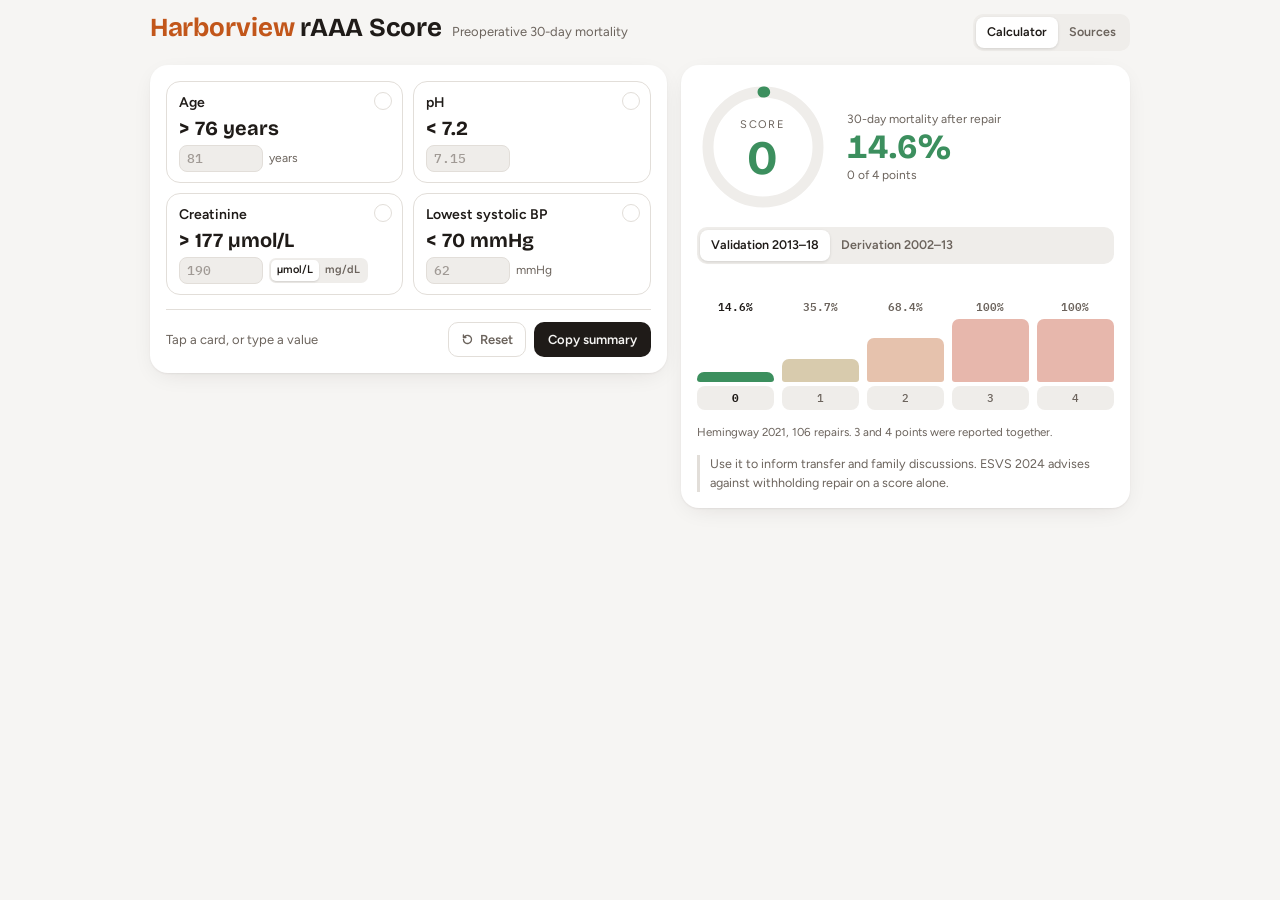
<file: docs/harborview/index.html>
<!doctype html>
<html lang="en">
<head>
<meta charset="utf-8">
<meta name="viewport" content="width=device-width, initial-scale=1, viewport-fit=cover">
<title>Harborview rAAA Score</title>
<meta name="description" content="Harborview preoperative risk score for 30-day mortality after ruptured AAA repair: age, pH, creatinine and hypotension.">
<link rel="preconnect" href="https://fonts.googleapis.com">
<link rel="preconnect" href="https://fonts.gstatic.com" crossorigin>
<link rel="stylesheet" href="https://fonts.googleapis.com/css2?family=Bricolage+Grotesque:opsz,wght@12..96,500;12..96,700&family=Figtree:wght@400;500;600&family=IBM+Plex+Mono:wght@500&display=swap">
<link rel="stylesheet" href="../assets/fracs-tools.css">
<style>
/* Layout: four risk-factor cards on the left, score dial and mortality-by-score chart on the right. */
.main { grid-template-areas: "rows sum"; grid-template-rows: auto; }
@media (max-width: 600px) { .main { grid-template-areas: "sum" "rows"; } }

.cards { display: grid; grid-template-columns: repeat(2, minmax(0, 1fr)); gap: 10px; }
.card {
  position: relative; text-align: left; cursor: pointer; border: 1.5px solid var(--line);
  background: var(--surface); border-radius: 14px; padding: 12px 12px 10px; display: grid; gap: 6px;
  transition: border-color .18s, background-color .18s, transform .12s;
}
.card:hover { border-color: color-mix(in oklab, var(--accent) 45%, var(--line)); }
.card:active { transform: scale(.985); }
.card[aria-pressed="true"] { border-color: var(--accent); background: var(--accent-soft); }
.card:focus-visible { outline: 2.5px solid var(--accent); outline-offset: 2px; }
.card .top-line { display: flex; align-items: center; justify-content: space-between; gap: 8px; }
.card .nm { font: 600 14px var(--f-body); }
.card .pt { font: 500 12px var(--f-mono); color: var(--muted); }
.card[aria-pressed="true"] .pt { color: var(--accent); }
.card .th { font: 700 20px/1.1 var(--f-display); }
.card[aria-pressed="true"] .th { color: var(--accent); }
.card .entry { display: flex; align-items: center; flex-wrap: wrap; gap: 4px 6px; font-size: 12px; color: var(--muted); }
.card input::placeholder { color: color-mix(in oklab, var(--muted) 60%, transparent); }
.card input {
  width: 84px; min-width: 0; font: 500 13px var(--f-mono); color: var(--fg); background: var(--surface-2);
  border: 1px solid var(--line); border-radius: 8px; padding: 4px 7px;
}
.card input:focus-visible { outline: 2px solid var(--accent); outline-offset: 1px; }
.unit { display: inline-flex; background: var(--surface-2); border-radius: 7px; padding: 2px; }
.unit button { border: 0; background: transparent; cursor: pointer; font-size: 11px; font-weight: 600; color: var(--muted); padding: 2px 6px; border-radius: 5px; }
.unit button[aria-pressed="true"] { background: var(--surface); color: var(--fg); box-shadow: 0 1px 2px rgba(0,0,0,.12); }
.check { position: absolute; top: 10px; right: 10px; width: 18px; height: 18px; border-radius: 50%; border: 1.5px solid var(--line); display: grid; place-items: center; transition: background .18s, border-color .18s; }
.card[aria-pressed="true"] .check { background: var(--accent); border-color: var(--accent); }
.check svg { opacity: 0; transition: opacity .15s; }
.card[aria-pressed="true"] .check svg { opacity: 1; }
.card .top-line { padding-right: 24px; }

.mort { display: grid; gap: 2px; }
.mort .big { font: 700 34px/1 var(--f-display); font-variant-numeric: tabular-nums; color: var(--stage); transition: color .35s; }
.mort .cap { font-size: 12px; color: var(--muted); }

.chart { display: grid; grid-template-columns: repeat(5, minmax(0, 1fr)); gap: 8px; align-items: end; height: 132px; padding-top: 18px; }
.bar { display: grid; grid-template-rows: auto 1fr auto; height: 100%; text-align: center; gap: 4px; }
.bar .val { font: 600 11px var(--f-mono); color: var(--muted); font-variant-numeric: tabular-nums; }
.bar .col { align-self: end; border-radius: 7px 7px 3px 3px; background: color-mix(in oklab, var(--c) 32%, var(--surface-2)); transition: height .45s cubic-bezier(.3,.7,.2,1), background-color .3s; min-height: 4px; }
.bar.on .col { background: var(--c); }
.bar.on .val { color: var(--fg); }
.bar.nr .col { background: repeating-linear-gradient(45deg, var(--surface-2) 0 4px, transparent 4px 8px); border: 1px dashed var(--line); }
.bar .x { font: 500 11px var(--f-mono); color: var(--muted); }
.bar.on .x { color: var(--fg); font-weight: 700; }
.cohort-note { font-size: 11.5px; color: var(--muted); margin: 0; min-height: 1.4em; }
.caveat { font-size: 12.5px; color: var(--muted); border-left: 3px solid var(--line); padding-left: 10px; margin: 0; }
.sources h2 { margin: 0 0 8px; font: 700 17px var(--f-display); }
.sources p { margin: 0 0 8px; font-size: 13.5px; color: var(--muted); max-width: 80ch; }
@media (max-width: 600px) {
  .card { padding: 10px 10px 9px; gap: 4px; }
  .card .th { font-size: 17px; }
  .card input { width: 58px; }
  .chart { height: 112px; }
  .mort .big { font-size: 28px; }
}
</style>
</head>
<body>
<div class="wrap">
  <header class="top">
    <div class="brand">
      <h1><span class="w">Harborview</span> rAAA Score</h1>
      <span class="sub">Preoperative 30-day mortality</span>
    </div>
    <div class="seg tabs" role="tablist" aria-label="View">
      <button role="tab" id="tab-calc" data-view="calc">Calculator</button>
      <button role="tab" id="tab-sources" data-view="sources">Sources</button>
    </div>
  </header>

  <div class="main view" data-view="calc">
    <section class="panel rows" aria-label="Risk factors">
      <div class="cards" id="cards"></div>
      <div class="actions">
        <span class="lede">Tap a card, or type a value</span>
        <div class="btns">
          <button class="ghost" id="reset" type="button"><svg width="13" height="13" viewBox="0 0 16 16" aria-hidden="true"><path d="M3 8a5 5 0 1 0 1.6-3.7M3 2.5v3h3" fill="none" stroke="currentColor" stroke-width="1.7" stroke-linecap="round" stroke-linejoin="round"/></svg>Reset</button>
          <button class="btn" id="copy">Copy<span class="kl">&nbsp;summary</span></button>
        </div>
      </div>
    </section>

    <section class="panel result" aria-label="Result" id="result">
      <div class="hero">
        <div class="dial" id="dial">
          <svg viewBox="0 0 120 120" aria-hidden="true">
            <circle class="track" cx="60" cy="60" r="50" fill="none" stroke-width="10"/>
            <circle class="glow" cx="60" cy="60" r="50" fill="none" stroke-width="10"/>
            <circle class="arc" id="arc" cx="60" cy="60" r="50" fill="none" stroke-width="10" stroke-linecap="round" stroke-dasharray="314.16" stroke-dashoffset="314.16"/>
          </svg>
          <div class="num"><div><span>Score</span><b id="scoreNum">0</b></div></div>
        </div>
        <div class="mort">
          <span class="cap">30-day mortality after repair</span>
          <span class="big" id="mortV">14.6%</span>
          <span class="cap" id="mortCap">of 4 points</span>
        </div>
      </div>
      <div class="seg" role="group" aria-label="Cohort">
        <button id="coModern" aria-pressed="true">Validation 2013–18</button>
        <button id="coDeriv" aria-pressed="false">Derivation 2002–13</button>
      </div>
      <div class="chart" id="chart" aria-hidden="true"></div>
      <p class="cohort-note" id="coNote"></p>
      <p class="caveat">Use it to inform transfer and family discussions. ESVS 2024 advises against withholding repair on a score alone.</p>
      <div class="sr" aria-live="polite" id="live"></div>
    </section>
  </div>

  <section class="panel view sources" aria-label="Sources" data-view="sources" hidden>
    <h2>Sources and caveats</h2>
    <p>One point each for age &gt;76 years, pH &lt;7.2, creatinine &gt;2.0 mg/dL (&gt;177 µmol/L) and systolic BP &lt;70 mmHg at any time before repair. Garland BT et al. Preoperative risk score for the prediction of mortality after repair of ruptured abdominal aortic aneurysms. J Vasc Surg 2018;68:991–7 (n=303, Harborview 2002–2013; erratum J Vasc Surg 2018;68:1623).</p>
    <p>Derivation, all repairs, 30 days: 1 point 22%, 2 points 69%, 3 points 80%, 4 points 100% (Garland abstract). Hemingway 2021 restates 3 points as 78%. The abstract does not report 0 points.</p>
    <p>Validation, modern era Nov 2013–Dec 2018, 106 repairs: 0 points 14.6%, 1 point 35.7%, 2 points 68.4%, 3 or 4 points 100%. After adjustment for the score, 30-day mortality was 41.3% after open repair and 31.6% after EVAR (P = .2). Hemingway JF et al. J Vasc Surg 2021;74:1508–18.</p>
    <p>ESVS 2024 AAA guidelines §6.2.6: the Harborview score relies only on preoperative variables and may help discussions with referring physicians, patients and families; withholding treatment or choosing palliation on a score alone is not recommended. In an independent community dataset (n=38) its AUC was 0.792 overall and 0.893 for rEVAR (Hansen 2019).</p>
  </section>
</div>
<div class="toast" id="toast">Copied</div>

<script src="../assets/fracs-tools.js"></script>
<script>
(function () {
  var COHORTS = {
    modern: { vals: [14.6, 35.7, 68.4, 100, 100], note: "Hemingway 2021, 106 repairs. 3 and 4 points were reported together." },
    deriv:  { vals: [null, 22, 69, 80, 100], note: "Garland 2018, all repairs. 0 points not reported; 3 points restated as 78% in 2021." }
  };
  var FACTORS = [
    { k: "age", nm: "Age", th: "&gt; 76 years", unit: "years", ph: "81", test: function (v) { return v > 76; } },
    { k: "ph", nm: "pH", th: "&lt; 7.2", unit: "", step: "0.01", ph: "7.15", test: function (v) { return v < 7.2; } },
    { k: "cr", nm: "Creatinine", th: "&gt; 177 µmol/L", alt: "&gt; 2.0 mg/dL", units: ["µmol/L", "mg/dL"], ph: "190",
      test: function (v, u) { return u === "mg/dL" ? v > 2.0 : v > 177; } },
    { k: "sbp", nm: "Lowest systolic BP", th: "&lt; 70 mmHg", unit: "mmHg", ph: "62", test: function (v) { return v < 70; } }
  ];
  var st = { on: { age: false, ph: false, cr: false, sbp: false }, crUnit: "µmol/L", cohort: "modern" };
  var C = 2 * Math.PI * 50, last = null;
  var cards = document.getElementById("cards");

  FACTORS.forEach(function (f) {
    var card = document.createElement("div");
    card.className = "card"; card.tabIndex = 0; card.setAttribute("role", "button"); card.id = "card-" + f.k;
    card.setAttribute("aria-pressed", "false");
    var unitHtml = f.units
      ? '<span class="unit" role="group" aria-label="Creatinine unit">' + f.units.map(function (u) { return '<button type="button" data-u="' + u + '" aria-pressed="' + (u === st.crUnit) + '">' + u + "</button>"; }).join("") + "</span>"
      : '<span>' + (f.unit || "") + "</span>";
    card.innerHTML =
      '<span class="check" aria-hidden="true"><svg width="10" height="10" viewBox="0 0 10 10"><path d="M2 5.2l2 2 4-4.4" fill="none" stroke="var(--surface)" stroke-width="1.8" stroke-linecap="round" stroke-linejoin="round"/></svg></span>' +
      '<div class="top-line"><span class="nm">' + f.nm + '</span></div>' +
      '<span class="th" id="th-' + f.k + '">' + f.th + "</span>" +
      '<label class="entry"><input type="number" inputmode="decimal" id="in-' + f.k + '" step="' + (f.step || "any") + '" placeholder="' + f.ph + '" aria-label="' + f.nm + ' value">' + unitHtml + "</label>";
    cards.appendChild(card);
    var input = card.querySelector("input");
    function toggle() { st.on[f.k] = !st.on[f.k]; input.value = ""; render(); }
    card.addEventListener("click", function (e) { if (e.target.closest("input, .unit, label")) return; toggle(); });
    card.addEventListener("keydown", function (e) { if (e.target !== card) return; if (e.key === " " || e.key === "Enter") { e.preventDefault(); toggle(); } });
    input.addEventListener("input", function () { fromInput(f, input); });
    card.querySelectorAll(".unit button").forEach(function (b) {
      b.addEventListener("click", function () {
        st.crUnit = b.dataset.u;
        card.querySelectorAll(".unit button").forEach(function (x) { x.setAttribute("aria-pressed", x.dataset.u === st.crUnit); });
        document.getElementById("th-cr").innerHTML = st.crUnit === "mg/dL" ? f.alt : f.th;
        fromInput(f, input);
      });
    });
  });

  function fromInput(f, input) {
    var raw = input.value.trim();
    if (raw === "") return;
    var v = parseFloat(raw);
    if (isNaN(v)) return;
    st.on[f.k] = f.test(v, st.crUnit); render();
  }

  // chart
  var chart = document.getElementById("chart");
  for (var i = 0; i <= 4; i++) {
    var b = document.createElement("div"); b.className = "bar"; b.id = "bar-" + i;
    b.style.setProperty("--c", "var(--s" + Math.min(4, i + 1) + ")");
    b.innerHTML = '<span class="val"></span><span class="col"></span><span class="x">' + i + "</span>";
    chart.appendChild(b);
  }

  document.getElementById("coModern").addEventListener("click", function () { st.cohort = "modern"; render(); });
  document.getElementById("coDeriv").addEventListener("click", function () { st.cohort = "deriv"; render(); });

  function score() { return ["age", "ph", "cr", "sbp"].filter(function (k) { return st.on[k]; }).length; }

  function render() {
    var s = score(), co = COHORTS[st.cohort], m = co.vals[s];
    var root = document.getElementById("result");
    root.style.setProperty("--stage", "var(--s" + Math.min(4, s + 1) + ")");
    FACTORS.forEach(function (f) { document.getElementById("card-" + f.k).setAttribute("aria-pressed", st.on[f.k]); });
    document.getElementById("arc").style.strokeDashoffset = (C * (1 - Math.max(s, 0.02) / 4)).toFixed(2);
    document.getElementById("scoreNum").textContent = s;
    if (last !== null && last !== s) FT.pulse(document.getElementById("dial"));
    last = s;
    var mv = document.getElementById("mortV");
    if (m == null) { mv.innerHTML = "n/r"; mv._v = null; }
    else FT.countUp(mv, m, function (v) { return (Math.round(v * 10) / 10).toFixed(m % 1 ? 1 : 0) + "%"; });
    document.getElementById("mortCap").textContent = m == null ? "0 points not reported in this cohort" : s + " of 4 points";
    document.getElementById("coModern").setAttribute("aria-pressed", st.cohort === "modern");
    document.getElementById("coDeriv").setAttribute("aria-pressed", st.cohort === "deriv");
    for (var i = 0; i <= 4; i++) {
      var bar = document.getElementById("bar-" + i), v = co.vals[i];
      bar.classList.toggle("on", i === s); bar.classList.toggle("nr", v == null);
      bar.querySelector(".col").style.height = (v == null ? 30 : Math.max(4, v)) + "%";
      bar.querySelector(".val").textContent = v == null ? "n/r" : v + "%";
    }
    document.getElementById("coNote").textContent = co.note;
    document.getElementById("live").textContent = "Score " + s + ", 30-day mortality " + (m == null ? "not reported" : m + "%");
  }

  function reset() {
    st.on = { age: false, ph: false, cr: false, sbp: false }; st.cohort = "modern";
    FACTORS.forEach(function (f) { document.getElementById("in-" + f.k).value = ""; });
    render();
  }
  document.getElementById("reset").addEventListener("click", function () {
    reset(); var b = this; b.classList.add("spin"); setTimeout(function () { b.classList.remove("spin"); }, 460); FT.toast("Reset to 0 points");
  });
  document.getElementById("copy").addEventListener("click", function () {
    var s = score(), parts = [];
    if (st.on.age) parts.push("age >76"); if (st.on.ph) parts.push("pH <7.2"); if (st.on.cr) parts.push("creatinine >177 µmol/L"); if (st.on.sbp) parts.push("SBP <70");
    var mm = COHORTS.modern.vals[s], md = COHORTS.deriv.vals[s];
    FT.copy("Harborview rAAA score " + s + "/4" + (parts.length ? " (" + parts.join(", ") + ")" : "") +
      ". 30-day mortality after repair " + mm + "% (validation, Hemingway 2021)" + (md != null ? "; " + md + "% (derivation, Garland 2018)." : "."));
  });

  window.HBV = { score: score, cohorts: COHORTS, set: function (o) { Object.keys(o).forEach(function (k) { st.on[k] = !!o[k]; }); render(); } };
  FT.tabs();
  FT.fresh(reset);
  render();
})();
</script>
</body>
</html>
</file>
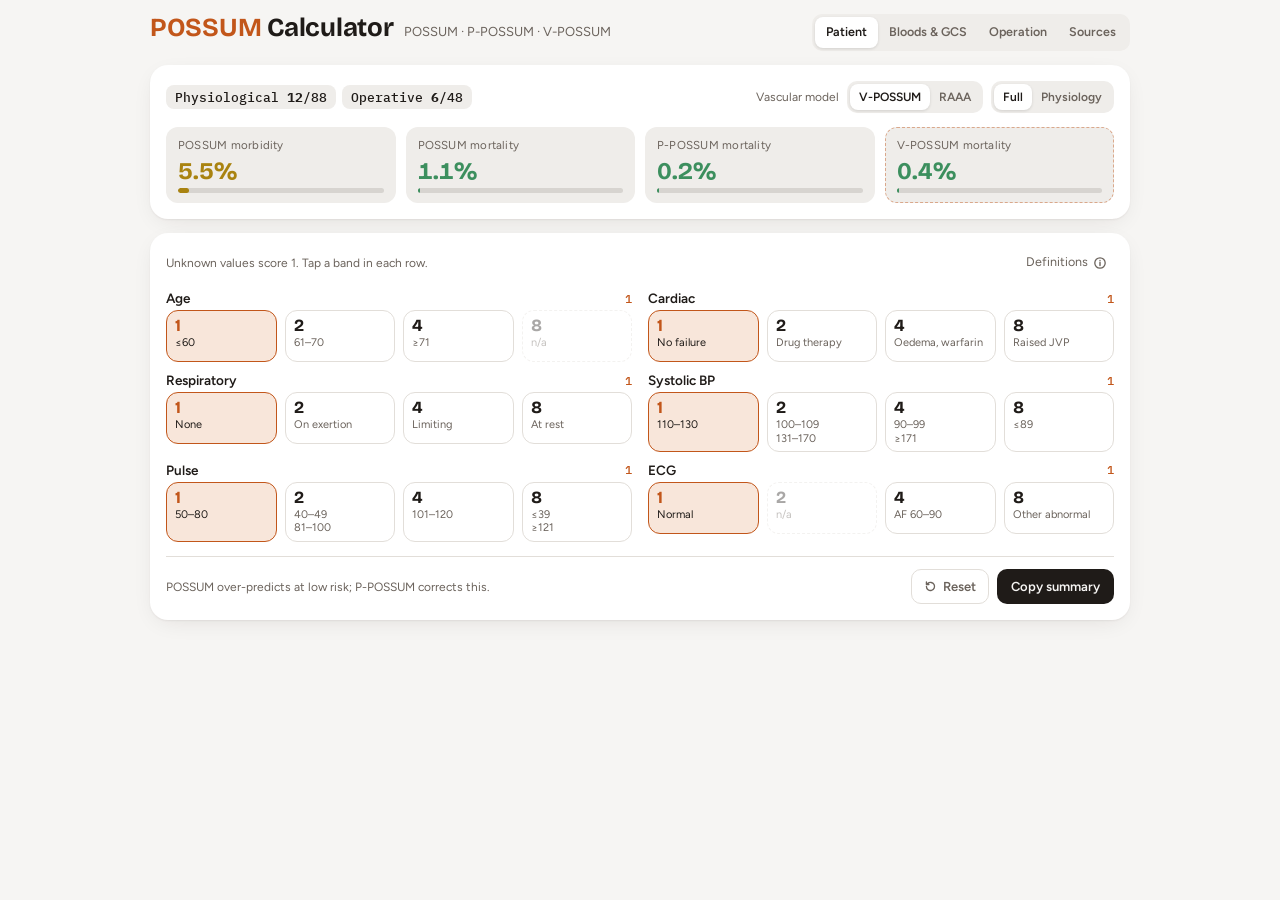
<file: docs/possum/index.html>
<!doctype html>
<html lang="en">
<head>
<meta charset="utf-8">
<meta name="viewport" content="width=device-width, initial-scale=1, viewport-fit=cover">
<title>POSSUM Calculator</title>
<meta name="description" content="POSSUM morbidity and mortality, P-POSSUM, V-POSSUM and RAAA-POSSUM from the 12 physiological and 6 operative POSSUM variables.">
<link rel="preconnect" href="https://fonts.googleapis.com">
<link rel="preconnect" href="https://fonts.gstatic.com" crossorigin>
<link rel="stylesheet" href="https://fonts.googleapis.com/css2?family=Bricolage+Grotesque:opsz,wght@12..96,500;12..96,700&family=Figtree:wght@400;500;600&family=IBM+Plex+Mono:wght@500&display=swap">
<link rel="stylesheet" href="../assets/fracs-tools.css">
<style>
/* Layout: a results strip across the top, then the 18 POSSUM variables in three tabbed groups of six. */
.main { grid-template-columns: minmax(0, 1fr); grid-template-areas: "sum" "rows"; grid-template-rows: auto; }

.scores { display: flex; gap: 8px; flex-wrap: wrap; align-items: center; justify-content: space-between; }
.scorepills { display: flex; gap: 6px; flex-wrap: wrap; }
.sp { font: 500 12.5px var(--f-mono); background: var(--surface-2); border-radius: 8px; padding: 4px 9px; font-variant-numeric: tabular-nums; }
.sp b { font-weight: 700; color: var(--fg); }
.tiles { display: grid; grid-template-columns: repeat(4, minmax(0, 1fr)); gap: 10px; }
@media (max-width: 600px) { .tiles { grid-template-columns: repeat(2, minmax(0, 1fr)); gap: 8px; } }
.tile { background: var(--surface-2); border-radius: 12px; padding: 10px 12px; display: grid; gap: 4px; align-content: start; }
.tile .k { font-size: 11.5px; color: var(--muted); letter-spacing: .02em; }
.tile .v { font: 700 24px/1.1 var(--f-display); font-variant-numeric: tabular-nums; color: var(--tc, var(--fg)); }
.tile .meter { height: 5px; border-radius: 99px; background: color-mix(in oklab, var(--muted) 18%, transparent); overflow: hidden; }
.tile .meter i { display: block; height: 100%; width: 0; border-radius: inherit; background: var(--tc, var(--accent)); transition: width .45s cubic-bezier(.3,.7,.2,1); }
.tile.vasc { outline: 1.5px dashed color-mix(in oklab, var(--accent) 45%, transparent); outline-offset: -1.5px; }
.vascopts { display: flex; gap: 8px; flex-wrap: wrap; align-items: center; }
.seg.small button { padding: 4px 9px; font-size: 12px; }

.grouphead { display: flex; align-items: center; justify-content: space-between; gap: 8px; flex-wrap: wrap; }
.vars { display: grid; grid-template-columns: repeat(2, minmax(0, 1fr)); gap: 10px 16px; }
@media (max-width: 600px) { .vars { grid-template-columns: minmax(0, 1fr); gap: 7px; } }
.var .row-head { margin-bottom: 4px; }
.var .name { font: 600 13.5px var(--f-body); }
.var .pts { font: 500 12px var(--f-mono); color: var(--accent); }
.vars .chip { min-height: 52px; padding: 6px 8px; gap: 2px; }
.vars .chip .g { font-size: 17px; }
.vars .chip .l { font-size: 11px; line-height: 1.22; }
.crit-inner table { font-size: 12.5px; }
.crit-inner td:first-child { font-weight: 600; white-space: nowrap; }
.note { font-size: 12px; color: var(--muted); margin: 0; }
.sources h2 { margin: 0 0 8px; font: 700 17px var(--f-display); }
.sources p { margin: 0 0 8px; font-size: 13.5px; color: var(--muted); max-width: 80ch; }
@media (max-width: 600px) {
  .tile { padding: 8px 10px; }
  .tile .v { font-size: 20px; }
  .vars .chip { min-height: 48px; }
  .var .row-head { margin-bottom: 3px; }
  .vascopts .lbl { display: none; }
  .tile { padding: 6px 9px; gap: 2px; }
  .tile .k { font-size: 10.5px; }
  .tile .v { font-size: 18px; }
  .tile .meter { height: 4px; }
  .grouphead .note, .actions .note { display: none; }
  .grouphead { justify-content: flex-end; margin-bottom: -6px; }
  .result { gap: 8px; }
}
</style>
</head>
<body>
<div class="wrap">
  <header class="top">
    <div class="brand">
      <h1><span class="w">POSSUM</span> Calculator</h1>
      <span class="sub">POSSUM · P-POSSUM · V-POSSUM</span>
    </div>
    <div class="seg tabs" role="tablist" aria-label="View">
      <button role="tab" id="tab-pt" data-view="pt">Patient</button>
      <button role="tab" id="tab-lab" data-view="lab">Bloods<span class="kl">&nbsp;&amp; GCS</span></button>
      <button role="tab" id="tab-op" data-view="op">Operation</button>
      <button role="tab" id="tab-src" data-view="src">Sources</button>
    </div>
  </header>

  <div class="main view" data-view="pt lab op">
    <section class="panel result" aria-label="Predicted risk" id="result">
      <div class="scores">
        <div class="scorepills">
          <span class="sp">Physiological <b id="psV">12</b><span class="kl">/88</span></span>
          <span class="sp">Operative <b id="osV">6</b><span class="kl">/48</span></span>
        </div>
        <div class="vascopts">
          <span class="note lbl">Vascular model</span>
          <div class="seg small" role="group" aria-label="Vascular model">
            <button id="vmV" aria-pressed="true">V-POSSUM</button>
            <button id="vmR" aria-pressed="false">RAAA</button>
          </div>
          <div class="seg small" role="group" aria-label="Equation">
            <button id="eqF" aria-pressed="true">Full</button>
            <button id="eqP" aria-pressed="false">Physiology</button>
          </div>
        </div>
      </div>
      <div class="tiles">
        <div class="tile" id="t-morb"><span class="k">POSSUM morbidity</span><span class="v">–</span><span class="meter"><i></i></span></div>
        <div class="tile" id="t-mort"><span class="k">POSSUM mortality</span><span class="v">–</span><span class="meter"><i></i></span></div>
        <div class="tile" id="t-pp"><span class="k">P-POSSUM mortality</span><span class="v">–</span><span class="meter"><i></i></span></div>
        <div class="tile vasc" id="t-vasc"><span class="k" id="vascK">V-POSSUM mortality</span><span class="v">–</span><span class="meter"><i></i></span></div>
      </div>
      <div class="sr" aria-live="polite" id="live"></div>
    </section>

    <section class="panel rows" aria-label="Variables">
      <div class="grouphead">
        <span class="note" id="groupNote">Unknown values score 1. Tap a band in each row.</span>
        <button class="info" type="button" id="defsBtn" data-open="defs">Definitions <svg width="12" height="12" viewBox="0 0 12 12" aria-hidden="true"><circle cx="6" cy="6" r="5.2" fill="none" stroke="currentColor" stroke-width="1.3"/><path d="M6 5.2v3.3M6 3.4v.1" stroke="currentColor" stroke-width="1.4" stroke-linecap="round"/></svg></button>
      </div>
      <div class="vars view" data-view="pt" id="g-pt"></div>
      <div class="vars view" data-view="lab" id="g-lab" hidden></div>
      <div class="vars view" data-view="op" id="g-op" hidden></div>
      <div class="actions">
        <span class="note">POSSUM over-predicts at low risk; P-POSSUM corrects this.</span>
        <div class="btns">
          <button class="ghost" id="reset" type="button"><svg width="13" height="13" viewBox="0 0 16 16" aria-hidden="true"><path d="M3 8a5 5 0 1 0 1.6-3.7M3 2.5v3h3" fill="none" stroke="currentColor" stroke-width="1.7" stroke-linecap="round" stroke-linejoin="round"/></svg>Reset</button>
          <button class="btn" id="copy">Copy<span class="kl">&nbsp;summary</span></button>
        </div>
      </div>
    </section>
  </div>

  <section class="panel view sources" aria-label="Sources" data-view="src" hidden>
    <h2>Sources and caveats</h2>
    <p>Scoring bands: Copeland GP, Jones D, Walters M. POSSUM: a scoring system for surgical audit. Br J Surg 1991;78:355–60. Each of 12 physiological and 6 operative variables scores 1, 2, 4 or 8; a variable with no data scores 1 (as applied in P-POSSUM studies, e.g. Saudi J Anaesth 2019;13:46–51). Physiological score 12–88, operative severity score 6–48.</p>
    <p>POSSUM: ln[R/(1−R)] = −5.91 + 0.16·PS + 0.19·OS (morbidity); −7.04 + 0.13·PS + 0.16·OS (mortality). P-POSSUM: −9.065 + 0.1692·PS + 0.1550·OS (Prytherch DR et al. Br J Surg 1998;85:1217–20). POSSUM over-predicted overall mortality more than twofold, and more than sevenfold in patients at ≤5% risk; P-POSSUM fitted observed in-hospital mortality closely.</p>
    <p>V-POSSUM, major arterial surgery (Prytherch DR et al. Eur J Vasc Endovasc Surg 2001;21:477–83): full −8.0616 + 0.1552·PS + 0.1238·OS; physiology only −6.0386 + 0.1539·PS. RAAA-POSSUM, ruptured AAA: full −4.9795 + 0.0913·PS + 0.0958·OS; physiology only −2.7569 + 0.0968·PS. Equations as tabulated by Neary WD, Heather BP, Earnshaw JJ. Br J Surg 2003;90:157–65. The physiology-only forms need no operative data and can be used before surgery.</p>
    <p>Rutherford 11e Ch 69: none of the rAAA scores (Hardman, Glasgow, V- and RAAA-POSSUM, Edinburgh, Vancouver, VSGNE) predicts outcome accurately enough to deny repair. POSSUM was devised for surgical audit and case-mix comparison (Copeland 1991; Neary 2003).</p>
  </section>
</div>

<div class="criteria" id="defs" role="dialog" aria-modal="true" aria-label="POSSUM definitions"><div><div class="crit-inner">
  <div class="crit-head"><b id="defsTitle">Definitions</b><button class="x" type="button" data-close>Close</button></div>
  <div class="tscroll"><table id="defsTable"></table></div>
  <p>Copeland 1991. Haemoglobin in g/dL, white cell count ×10⁹/L, urea mmol/L.</p>
</div></div></div>
<div class="toast" id="toast">Copied</div>

<script src="../assets/fracs-tools.js"></script>
<script>
(function () {
  // Each variable: [id, name, group, labels for 1/2/4/8 (null = band does not exist), full definitions]
  var V = [
    ["age", "Age", "pt", ["≤60", "61–70", "≥71", null], ["≤60 years", "61–70", "≥71", "–"]],
    ["cardiac", "Cardiac", "pt", ["No failure", "Drug therapy", "Oedema, warfarin", "Raised JVP"],
      ["No failure", "Diuretic, digoxin, antianginal or antihypertensive therapy", "Peripheral oedema, warfarin therapy, borderline cardiomegaly", "Raised JVP, cardiomegaly"]],
    ["resp", "Respiratory", "pt", ["None", "On exertion", "Limiting", "At rest"],
      ["No dyspnoea", "Dyspnoea on exertion, mild COAD", "Limiting dyspnoea (one flight), moderate COAD", "Dyspnoea at rest (rate ≥30/min), fibrosis or consolidation"]],
    ["sbp", "Systolic BP", "pt", ["110–130", "100–109<br>131–170", "90–99<br>≥171", "≤89"], ["110–130 mmHg", "100–109 or 131–170", "90–99 or ≥171", "≤89"]],
    ["pulse", "Pulse", "pt", ["50–80", "40–49<br>81–100", "101–120", "≤39<br>≥121"], ["50–80 /min", "40–49 or 81–100", "101–120", "≤39 or ≥121"]],
    ["ecg", "ECG", "pt", ["Normal", null, "AF 60–90", "Other abnormal"], ["Normal", "–", "Atrial fibrillation, rate 60–90", "Any other abnormal rhythm, ≥5 ectopics/min, Q waves or ST/T changes"]],
    ["gcs", "Glasgow Coma Scale", "lab", ["15", "12–14", "9–11", "≤8"], ["15", "12–14", "9–11", "≤8"]],
    ["hb", "Haemoglobin g/dL", "lab", ["13–16", "11.5–12.9<br>16.1–17", "10–11.4<br>17.1–18", "≤9.9<br>≥18.1"], ["13–16", "11.5–12.9 or 16.1–17.0", "10.0–11.4 or 17.1–18.0", "≤9.9 or ≥18.1"]],
    ["wcc", "White cells ×10⁹/L", "lab", ["4–10", "3.1–3.9<br>10.1–20", "≤3<br>≥20.1", null], ["4–10", "3.1–3.9 or 10.1–20.0", "≤3.0 or ≥20.1", "–"]],
    ["urea", "Urea mmol/L", "lab", ["≤7.5", "7.6–10", "10.1–15", "≥15.1"], ["≤7.5", "7.6–10.0", "10.1–15.0", "≥15.1"]],
    ["na", "Sodium mmol/L", "lab", ["≥136", "131–135", "126–130", "≤125"], ["≥136", "131–135", "126–130", "≤125"]],
    ["k", "Potassium mmol/L", "lab", ["3.5–5.0", "3.2–3.4<br>5.1–5.3", "2.9–3.1<br>5.4–5.9", "≤2.8<br>≥6.0"], ["3.5–5.0", "3.2–3.4 or 5.1–5.3", "2.9–3.1 or 5.4–5.9", "≤2.8 or ≥6.0"]],
    ["sev", "Operative severity", "op", ["Minor", "Moderate", "Major", "Major+"], ["Minor", "Moderate", "Major", "Major+"]],
    ["nproc", "Procedures", "op", ["1", null, "2", "&gt;2"], ["1", "–", "2", "&gt;2"]],
    ["blood", "Blood loss mL", "op", ["≤100", "101–500", "501–999", "≥1000"], ["≤100", "101–500", "501–999", "≥1000"]],
    ["soil", "Peritoneal soiling", "op", ["None", "Serous", "Local pus", "Free bowel content, pus, blood"], ["None", "Minor (serous fluid)", "Local pus", "Free bowel content, pus or blood"]],
    ["malig", "Malignancy", "op", ["None", "Primary only", "Nodal mets", "Distant mets"], ["None", "Primary only", "Nodal metastases", "Distant metastases"]],
    ["mode", "Mode of surgery", "op", ["Elective", null, "Emergency &lt;24 h", "Emergency &lt;2 h"],
      ["Elective", "–", "Emergency: resuscitation of &gt;2 h possible, operation &lt;24 h after admission", "Emergency: immediate surgery &lt;2 h needed"]]
  ];
  var PTS = [1, 2, 4, 8];
  var GROUP_NAME = { pt: "Patient", lab: "Bloods and GCS", op: "Operation" };
  var st = {}, syncs = {}, vasc = "v", eq = "full", group = "pt";

  V.forEach(function (v) {
    st[v[0]] = 1;
    var wrap = document.createElement("div"); wrap.className = "var";
    wrap.innerHTML = '<div class="row-head"><span class="name">' + v[1] + '</span><span class="pts" id="pts-' + v[0] + '">1</span></div><div class="chips" role="radiogroup" aria-label="' + v[1] + '"></div>';
    document.getElementById("g-" + v[2]).appendChild(wrap);
    syncs[v[0]] = FT.chips({
      container: wrap.querySelector(".chips"), name: "c-" + v[0], aria: v[1], values: PTS, labels: v[3].map(function (l) { return l || ""; }),
      disabled: v[3].map(function (l) { return l === null; }),
      onPick: function (p) { st[v[0]] = p; render(); }
    });
  });

  function scores() {
    var ps = 0, os = 0;
    V.forEach(function (v) { if (v[2] === "op") os += st[v[0]]; else ps += st[v[0]]; });
    return { ps: ps, os: os };
  }
  function risks(ps, os) {
    var L = FT.logit;
    return {
      morb: L(-5.91 + 0.16 * ps + 0.19 * os),
      mort: L(-7.04 + 0.13 * ps + 0.16 * os),
      pp: L(-9.065 + 0.1692 * ps + 0.1550 * os),
      vFull: L(-8.0616 + 0.1552 * ps + 0.1238 * os),
      vPhys: L(-6.0386 + 0.1539 * ps),
      rFull: L(-4.9795 + 0.0913 * ps + 0.0958 * os),
      rPhys: L(-2.7569 + 0.0968 * ps)
    };
  }
  function band(p) { return p < 0.05 ? 1 : p < 0.15 ? 2 : p < 0.4 ? 3 : 4; }
  function pct(x) { return x >= 99.5 ? "&gt;99%" : (x < 10 ? x.toFixed(1) : x.toFixed(0)) + "%"; }
  function fmt(p) { return pct(p * 100).replace("&gt;", ">"); }
  function tile(id, p, label) {
    var t = document.getElementById(id);
    t.style.setProperty("--tc", "var(--s" + band(p) + ")");
    if (label) t.querySelector(".k").textContent = label;
    FT.countUp(t.querySelector(".v"), p * 100, pct);
    t.querySelector(".meter i").style.width = Math.max(1, p * 100).toFixed(1) + "%";
  }

  function vascValue(r) { return vasc === "v" ? (eq === "full" ? r.vFull : r.vPhys) : (eq === "full" ? r.rFull : r.rPhys); }
  function vascLabel() { return (vasc === "v" ? "V-POSSUM" : "RAAA-POSSUM") + (eq === "full" ? "" : " (physiology)"); }

  function render() {
    V.forEach(function (v) { syncs[v[0]](st[v[0]]); document.getElementById("pts-" + v[0]).textContent = st[v[0]]; });
    var s = scores(), r = risks(s.ps, s.os);
    document.getElementById("psV").textContent = s.ps;
    document.getElementById("osV").textContent = s.os;
    tile("t-morb", r.morb); tile("t-mort", r.mort); tile("t-pp", r.pp);
    tile("t-vasc", vascValue(r), vascLabel() + " mortality");
    document.getElementById("vmV").setAttribute("aria-pressed", vasc === "v");
    document.getElementById("vmR").setAttribute("aria-pressed", vasc === "r");
    document.getElementById("eqF").setAttribute("aria-pressed", eq === "full");
    document.getElementById("eqP").setAttribute("aria-pressed", eq === "phys");
    document.getElementById("live").textContent = "Physiological score " + s.ps + ", operative score " + s.os + ". P-POSSUM mortality " + fmt(r.pp) + ".";
  }

  document.getElementById("vmV").addEventListener("click", function () { vasc = "v"; render(); });
  document.getElementById("vmR").addEventListener("click", function () { vasc = "r"; render(); });
  document.getElementById("eqF").addEventListener("click", function () { eq = "full"; render(); });
  document.getElementById("eqP").addEventListener("click", function () { eq = "phys"; render(); });

  function fillDefs() {
    document.getElementById("defsTitle").textContent = GROUP_NAME[group] + " definitions";
    var rows = V.filter(function (v) { return v[2] === group; }).map(function (v) {
      return "<tr><td>" + v[1] + "</td>" + v[4].map(function (d) { return "<td>" + d + "</td>"; }).join("") + "</tr>";
    }).join("");
    document.getElementById("defsTable").innerHTML = "<thead><tr><th></th><th>1</th><th>2</th><th>4</th><th>8</th></tr></thead><tbody>" + rows + "</tbody>";
  }
  FT.tabs(function (v) { if (v !== "src") { group = v; fillDefs(); } });
  FT.modals();

  function reset() { V.forEach(function (v) { st[v[0]] = 1; }); vasc = "v"; eq = "full"; render(); }
  document.getElementById("reset").addEventListener("click", function () {
    reset(); var b = this; b.classList.add("spin"); setTimeout(function () { b.classList.remove("spin"); }, 460); FT.toast("Reset: all variables score 1");
  });
  document.getElementById("copy").addEventListener("click", function () {
    var s = scores(), r = risks(s.ps, s.os);
    FT.copy("POSSUM PS " + s.ps + ", OS " + s.os + ". POSSUM morbidity " + fmt(r.morb) + ", mortality " + fmt(r.mort) +
      "; P-POSSUM mortality " + fmt(r.pp) + "; V-POSSUM " + fmt(r.vFull) + " (physiology only " + fmt(r.vPhys) + "); RAAA-POSSUM " + fmt(r.rFull) + " (physiology only " + fmt(r.rPhys) + ").");
  });

  window.POSSUM = { scores: scores, risks: risks, set: function (o) { Object.keys(o).forEach(function (k) { st[k] = o[k]; }); render(); }, vars: V };
  FT.fresh(reset);
  render();
})();
</script>
</body>
</html>
</file>
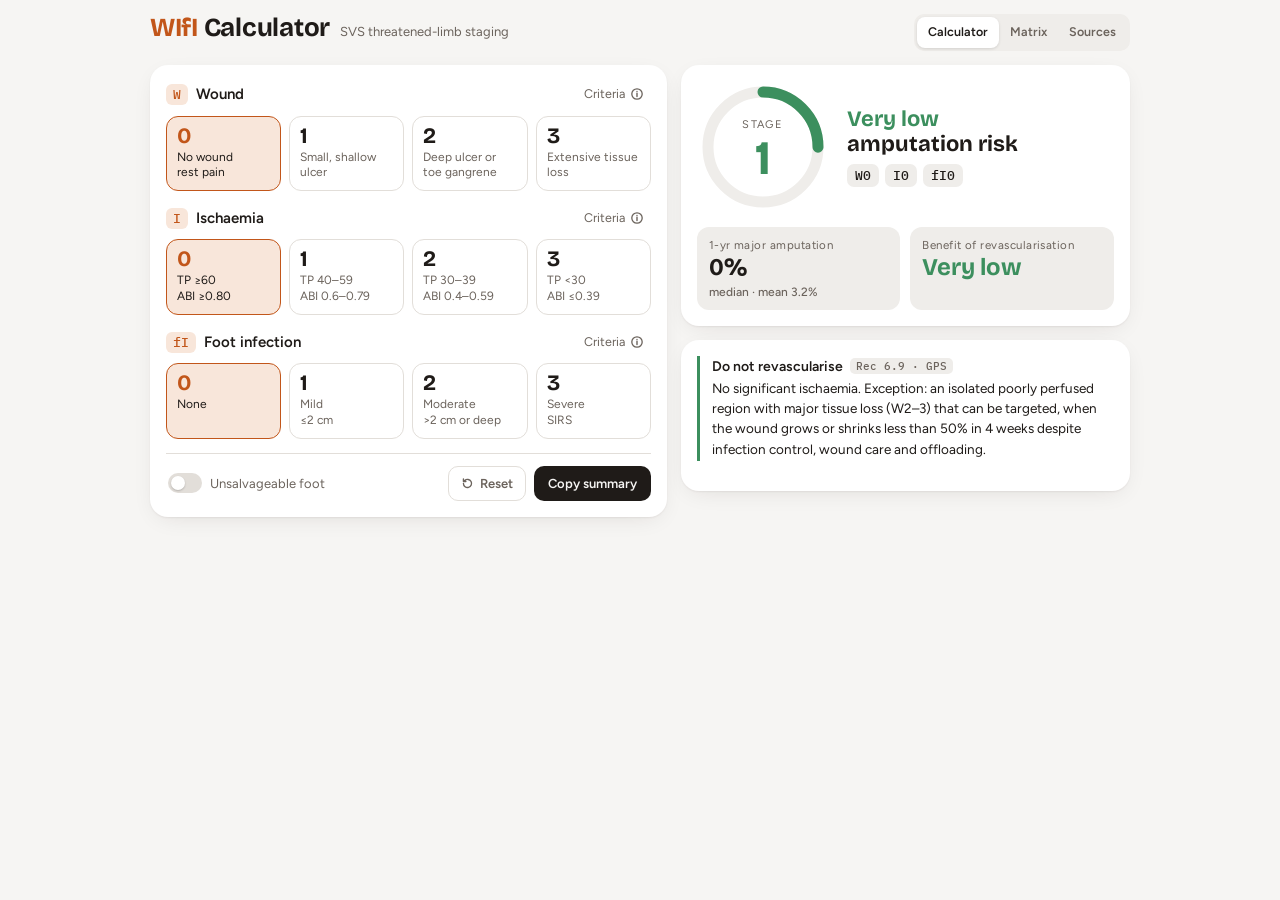
<file: docs/wifi/index.html>
<!doctype html>
<html lang="en">
<head>
<meta charset="utf-8">
<meta name="viewport" content="width=device-width, initial-scale=1, viewport-fit=cover">
<title>WIfI Calculator</title>
<meta name="description" content="SVS WIfI threatened-limb staging: clinical stage, 1-year amputation risk and revascularisation benefit, per the 2019 Global Vascular Guidelines.">
<link rel="preconnect" href="https://fonts.googleapis.com">
<link rel="preconnect" href="https://fonts.gstatic.com" crossorigin>
<link rel="stylesheet" href="https://fonts.googleapis.com/css2?family=Bricolage+Grotesque:opsz,wght@12..96,500;12..96,700&family=Figtree:wght@400;500;600&family=IBM+Plex+Mono:wght@500&display=swap">
<link rel="stylesheet" href="../assets/fracs-tools.css">
</head>
<body>
<div class="wrap">
  <header class="top">
    <div class="brand">
      <h1><span class="w">WIfI</span> Calculator</h1>
      <span class="sub">SVS threatened-limb staging</span>
    </div>
    <div class="seg tabs" role="tablist" aria-label="View">
      <button role="tab" id="tab-calc" data-view="calc" aria-selected="true">Calculator</button>
      <button role="tab" id="tab-matrix" data-view="matrix" aria-selected="false">Matrix</button>
      <button role="tab" id="tab-sources" data-view="sources" aria-selected="false">Sources</button>
    </div>
  </header>

  <div class="main view" data-view="calc">
    <section class="panel rows" aria-label="Grades">
      <div class="row" data-k="w">
        <div class="row-head">
          <div class="row-title"><span class="code">W</span><span class="name">Wound</span></div>
          <button class="info" id="info-w" aria-expanded="false" aria-controls="crit-w">Criteria <svg width="12" height="12" viewBox="0 0 12 12" aria-hidden="true"><circle cx="6" cy="6" r="5.2" fill="none" stroke="currentColor" stroke-width="1.3"/><path d="M6 5.2v3.3M6 3.4v.1" stroke="currentColor" stroke-width="1.4" stroke-linecap="round"/></svg></button>
        </div>
        <div class="chips" role="radiogroup" aria-label="Wound grade"></div>
        <div class="criteria" id="crit-w" role="dialog" aria-modal="true" aria-label="Wound (W) criteria"><div><div class="crit-inner">
          <div class="crit-head"><b>Wound (W)</b><button class="x" type="button" data-close>Close</button></div>
          <dl>
            <dt>W0</dt><dd>No ulcer, no gangrene. Ischaemic rest pain (typical symptoms plus ischaemia grade 3).</dd>
            <dt>W1</dt><dd>Small, shallow ulcer on distal leg or foot; no exposed bone unless limited to distal phalanx. No gangrene. Salvageable with 1–2 digit amputation or skin cover.</dd>
            <dt>W2</dt><dd>Deeper ulcer with exposed bone, joint or tendon, generally not the heel; or shallow heel ulcer without calcaneal involvement. Gangrene limited to digits. Salvageable with 3 or more digit amputations or standard TMA.</dd>
            <dt>W3</dt><dd>Extensive deep ulcer of forefoot and/or midfoot; or deep, full-thickness heel ulcer with or without calcaneal involvement. Extensive forefoot/midfoot gangrene or full-thickness heel necrosis. Needs complex reconstruction (non-traditional TMA, Chopart, Lisfranc) or flap cover.</dd>
          </dl>
          <p>GVG 2019 Table 3.2</p>
        </div></div></div>
      </div>

      <div class="row" data-k="i">
        <div class="row-head">
          <div class="row-title"><span class="code">I</span><span class="name">Ischaemia</span></div>
          <button class="info" id="info-i" aria-expanded="false" aria-controls="crit-i">Criteria <svg width="12" height="12" viewBox="0 0 12 12" aria-hidden="true"><circle cx="6" cy="6" r="5.2" fill="none" stroke="currentColor" stroke-width="1.3"/><path d="M6 5.2v3.3M6 3.4v.1" stroke="currentColor" stroke-width="1.4" stroke-linecap="round"/></svg></button>
        </div>
        <div class="chips" role="radiogroup" aria-label="Ischaemia grade"></div>
        <div class="criteria" id="crit-i" role="dialog" aria-modal="true" aria-label="Ischaemia (I) criteria"><div><div class="crit-inner">
          <div class="crit-head"><b>Ischaemia (I)</b><button class="x" type="button" data-close>Close</button></div>
          <div class="tscroll"><table>
            <thead><tr><th>Grade</th><th>ABI</th><th>Ankle pressure</th><th>Toe pressure / TcPO₂</th></tr></thead>
            <tbody>
              <tr><td>I0</td><td>≥0.80</td><td>&gt;100 mmHg</td><td>≥60 mmHg</td></tr>
              <tr><td>I1</td><td>0.60–0.79</td><td>70–100 mmHg</td><td>40–59 mmHg</td></tr>
              <tr><td>I2</td><td>0.40–0.59</td><td>50–70 mmHg</td><td>30–39 mmHg</td></tr>
              <tr><td>I3</td><td>≤0.39</td><td>&lt;50 mmHg</td><td>&lt;30 mmHg</td></tr>
            </tbody>
          </table></div>
          <p>Patients with diabetes should have toe pressures. If toe pressure and ABI give different grades, toe pressure decides. Use TP or TcPO₂ if the ABI is incompressible (&gt;1.3). A flat or minimally pulsatile forefoot PVR is grade 3. GVG 2019 Table 3.3</p>
        </div></div></div>
      </div>

      <div class="row" data-k="f">
        <div class="row-head">
          <div class="row-title"><span class="code">fI</span><span class="name">Foot infection</span></div>
          <button class="info" id="info-f" aria-expanded="false" aria-controls="crit-f">Criteria <svg width="12" height="12" viewBox="0 0 12 12" aria-hidden="true"><circle cx="6" cy="6" r="5.2" fill="none" stroke="currentColor" stroke-width="1.3"/><path d="M6 5.2v3.3M6 3.4v.1" stroke="currentColor" stroke-width="1.4" stroke-linecap="round"/></svg></button>
        </div>
        <div class="chips" role="radiogroup" aria-label="Foot infection grade"></div>
        <div class="criteria" id="crit-f" role="dialog" aria-modal="true" aria-label="Foot infection (fI) criteria"><div><div class="crit-inner">
          <div class="crit-head"><b>Foot infection (fI)</b><button class="x" type="button" data-close>Close</button></div>
          <dl>
            <dt>fI0</dt><dd>No symptoms or signs of infection.</dd>
            <dt>fI1</dt><dd>Two or more of: local swelling or induration; erythema &gt;0.5 to 2 cm around the ulcer; local tenderness or pain; local warmth; purulent discharge. Skin and subcutaneous tissue only, no systemic signs. Exclude trauma, gout, acute Charcot, fracture, thrombosis, venous stasis.</dd>
            <dt>fI2</dt><dd>Local infection with erythema &gt;2 cm, or involving deeper structures (abscess, osteomyelitis, septic arthritis, fasciitis). No SIRS.</dd>
            <dt>fI3</dt><dd>Local infection with two or more SIRS signs: temperature &gt;38 °C or &lt;36 °C; HR &gt;90; RR &gt;20 or PaCO₂ &lt;32 mmHg; WCC &gt;12,000 or &lt;4,000/mm³ or 10% bands.</dd>
          </dl>
          <p>Matches IDSA/PEDIS uninfected, mild, moderate, severe. GVG 2019 Table 3.4</p>
        </div></div></div>
      </div>

      <div class="actions">
        <button class="switch" id="unsalv" role="switch" aria-checked="false"><span class="t" aria-hidden="true"></span><span>Unsalvageable<span class="kl"> foot</span></span></button>
        <div class="btns">
          <button class="ghost" id="reset" type="button" title="Back to W0 I0 fI0"><svg width="13" height="13" viewBox="0 0 16 16" aria-hidden="true"><path d="M3 8a5 5 0 1 0 1.6-3.7M3 2.5v3h3" fill="none" stroke="currentColor" stroke-width="1.7" stroke-linecap="round" stroke-linejoin="round"/></svg>Reset</button>
          <button class="btn" id="copy">Copy<span class="kl">&nbsp;summary</span></button>
        </div>
      </div>
    </section>

    <section class="panel result" aria-label="Result" id="result">
      <div class="hero">
        <div class="dial" id="dial">
          <svg viewBox="0 0 120 120" aria-hidden="true">
            <circle class="track" cx="60" cy="60" r="50" fill="none" stroke-width="10"/>
            <circle class="glow" cx="60" cy="60" r="50" fill="none" stroke-width="10"/>
            <circle class="arc" id="arc" cx="60" cy="60" r="50" fill="none" stroke-width="10" stroke-linecap="round" stroke-dasharray="314.16" stroke-dashoffset="235.6"/>
          </svg>
          <div class="num"><div><span>Stage</span><b id="stageNum">1</b></div></div>
        </div>
        <div class="hero-text">
          <p class="risk" id="riskText"><em>Very low</em> amputation risk</p>
          <div class="pills" id="pills"></div>
        </div>
      </div>

      <div class="stats" id="stats">
        <div class="stat"><div class="k"><span class="kl">1-yr major amputation</span><span class="ks">1-yr amputation</span></div><div class="v" id="ampV">0%<small>median</small></div></div>
        <div class="stat"><div class="k"><span class="kl">Benefit of revascularisation</span><span class="ks">Revasc benefit</span></div><div class="v" id="benV"><span class="lvl">Very low</span></div></div>
      </div>
      <div class="sr" aria-live="polite" id="live"></div>
    </section>

    <section class="panel advice" aria-label="What it means" id="advice">
      <div class="rec" id="rec"></div>
      <div class="flags" id="flags"></div>
    </section>
  </div>

  <section class="panel view" aria-label="Matrix" data-view="matrix" hidden>
    <div class="matrix-head">
      <div>
        <h2>The whole matrix <span class="cur-code" id="curCode"></span></h2>
        <p>Rows W0–3, columns I0–3, one grid per foot infection grade. Tap a cell to select it.</p>
      </div>
      <div class="seg" role="group" aria-label="Matrix view">
        <button id="viewAmp" aria-pressed="true">Amputation risk</button>
        <button id="viewBen" aria-pressed="false">Revasc benefit</button>
      </div>
    </div>
    <div class="grids" id="grids"></div>
    <div class="legend" id="legend"></div>
  </section>

  <section class="panel view sources" aria-label="Sources" data-view="sources" hidden>
    <h2>Sources and caveats</h2>
    <p>Sources: Conte MS et al. Global Vascular Guidelines on CLTI, Eur J Vasc Endovasc Surg 2019;58(1S); Tables 1.2, 3.2–3.5 and Recs 6.7–6.14, 6.38, 7.6. Revascularisation benefit matrix from Mills JL et al., J Vasc Surg 2014;59:220 (Rutherford 11e Fig 104.2B), which assumes infection is controlled first.</p>
    <p>GVG Table 3.5 omits W0 I1 fI2 and lists W0 I2 fI1 under two stages. Those two cells follow the original SVS matrix (stage 3 and stage 2). WIfI is not validated in Aboriginal and Torres Strait Islander people (2021 Australian PAD guideline, Rec 5 implementation note). A revision aid, not a substitute for clinical judgement.</p>
  </section>
</div>
<div class="toast" id="toast">Copied</div>

<script>
(function () {
  // Clinical stage, indexed [fI][W] -> string over I0..I3. GVG 2019 Table 3.5, gaps resolved by Mills 2014 Fig A.
  var AMP_SRC = [
    ["1122", "1123", "2334", "3444"],
    ["1223", "1233", "2344", "3444"],
    ["2333", "2344", "3444", "4444"],
    ["3444", "3444", "4444", "4444"]
  ];
  // Likelihood of benefit from revascularisation (1 VL .. 4 H), Mills 2014 Fig B, same indexing.
  var BEN_SRC = [
    ["1123", "1234", "1344", "1344"],
    ["1224", "1344", "1344", "1344"],
    ["1234", "1344", "1444", "1344"],
    ["1334", "1444", "1444", "1444"]
  ];
  function look(src, w, i, f) { return +src[f][w].charAt(i); }
  window.WIFI = { stage: function (w, i, f) { return look(AMP_SRC, w, i, f); }, benefit: function (w, i, f) { return look(BEN_SRC, w, i, f); } };

  var RISK = ["", "Very low", "Low", "Moderate", "High", "Unsalvageable"];
  var LVL = ["", "Very low", "Low", "Moderate", "High"];
  var AMP_MED = [null, 0, 9, 9.4, 29];
  var AMP_MEAN = [null, 3.2, 7.0, 8.7, 23.3];

  var LABELS = {
    w: ["No wound<br>rest pain", "Small, shallow ulcer", "Deep ulcer or toe gangrene", "Extensive tissue loss"],
    i: ["TP ≥60<br>ABI ≥0.80", "TP 40–59<br>ABI 0.6–0.79", "TP 30–39<br>ABI 0.4–0.59", "TP &lt;30<br>ABI ≤0.39"],
    f: ["None", "Mild<br>≤2 cm", "Moderate<br>&gt;2 cm or deep", "Severe<br>SIRS"]
  };
  var PREFIX = { w: "W", i: "I", f: "fI" };
  var NAMES = { w: "Wound", i: "Ischaemia", f: "Foot infection" };

  var st = { w: 0, i: 0, f: 0, x: false };
  var view = "amp";
  var lastStage = null;

  function clearHash() {
    if (location.hash) { try { history.replaceState(null, "", location.pathname + location.search); } catch (e) {} }
  }

  // Build chips
  document.querySelectorAll(".row").forEach(function (row) {
    var k = row.dataset.k, box = row.querySelector(".chips");
    for (var g = 0; g < 4; g++) {
      var b = document.createElement("button");
      b.className = "chip"; b.type = "button";
      b.setAttribute("role", "radio");
      b.id = "chip-" + k + g;
      b.dataset.k = k; b.dataset.g = g;
      b.setAttribute("aria-label", NAMES[k] + " grade " + g + ": " + LABELS[k][g].replace(/<br>/g, ", ").replace(/&lt;/g, "<").replace(/&gt;/g, ">"));
      b.innerHTML = '<span class="g">' + g + '</span><span class="l">' + LABELS[k][g] + '</span>';
      b.addEventListener("click", function () { set(this.dataset.k, +this.dataset.g); });
      b.addEventListener("keydown", chipKeys);
      box.appendChild(b);
    }
    var info = row.querySelector(".info"), crit = row.querySelector(".criteria");
    info.addEventListener("click", function () { openCrit(crit, info); });
    crit.addEventListener("click", function (e) { if (e.target === crit || e.target.hasAttribute("data-close")) closeCrit(); });
  });

  var openModal = null;
  function openCrit(crit, info) {
    closeCrit(); crit.classList.add("open"); info.setAttribute("aria-expanded", "true");
    openModal = { crit: crit, info: info }; crit.querySelector("[data-close]").focus();
  }
  function closeCrit() {
    if (!openModal) return;
    openModal.crit.classList.remove("open"); openModal.info.setAttribute("aria-expanded", "false");
    var back = openModal.info; openModal = null; back.focus();
  }
  document.addEventListener("keydown", function (e) { if (e.key === "Escape") closeCrit(); });

  var tabs = document.querySelectorAll(".tabs [data-view]");
  function showView(v) {
    tabs.forEach(function (t) { t.setAttribute("aria-selected", t.dataset.view === v); t.tabIndex = t.dataset.view === v ? 0 : -1; });
    document.querySelectorAll(".view").forEach(function (el) { el.hidden = el.dataset.view !== v; });
  }
  tabs.forEach(function (t) {
    t.addEventListener("click", function () { showView(t.dataset.view); });
    t.addEventListener("keydown", function (e) {
      var order = ["calc", "matrix", "sources"], i = order.indexOf(t.dataset.view);
      if (e.key === "ArrowRight" || e.key === "ArrowLeft") {
        e.preventDefault(); var n = order[(i + (e.key === "ArrowRight" ? 1 : 2)) % 3];
        showView(n); document.getElementById("tab-" + n).focus();
      }
    });
  });

  function chipKeys(e) {
    var k = this.dataset.k, g = +this.dataset.g, n = null;
    if (e.key === "ArrowRight" || e.key === "ArrowDown") n = Math.min(3, g + 1);
    else if (e.key === "ArrowLeft" || e.key === "ArrowUp") n = Math.max(0, g - 1);
    else if (/^[0-3]$/.test(e.key)) n = +e.key;
    if (n === null) return;
    e.preventDefault(); set(k, n);
    document.getElementById("chip-" + k + n).focus();
  }

  function set(k, g) { st[k] = g; render(); }

  // Matrix
  var grids = document.getElementById("grids");
  for (var f = 0; f < 4; f++) {
    var mini = document.createElement("div"); mini.className = "mini"; mini.dataset.f = f;
    var html = '<h4>fI' + f + '</h4><div class="mgrid"><span></span>';
    for (var i = 0; i < 4; i++) html += '<span class="ax">I' + i + '</span>';
    for (var w = 0; w < 4; w++) {
      html += '<span class="ax">W' + w + '</span>';
      for (var i2 = 0; i2 < 4; i2++) html += '<button class="cell" type="button" data-w="' + w + '" data-i="' + i2 + '" data-f="' + f + '"></button>';
    }
    mini.innerHTML = html + "</div>";
    grids.appendChild(mini);
  }
  grids.addEventListener("click", function (e) {
    var c = e.target.closest(".cell"); if (!c) return;
    st.w = +c.dataset.w; st.i = +c.dataset.i; st.f = +c.dataset.f; render();
  });
  document.getElementById("viewAmp").addEventListener("click", function () { view = "amp"; render(); });
  document.getElementById("viewBen").addEventListener("click", function () { view = "ben"; render(); });

  document.getElementById("unsalv").addEventListener("click", function () { st.x = !st.x; render(); });

  function rec(stage, I) {
    if (stage === 5) return { h: "Unsalvageable foot", t: "Stage 5 sits outside Table 3.5. It is most often due to wound extent or severity of infection; primary major amputation is the usual discussion.", b: "GVG Table 3.5 note" };
    if (I === 0) return { h: "Do not revascularise", t: "No significant ischaemia. Exception: an isolated poorly perfused region with major tissue loss (W2–3) that can be targeted, when the wound grows or shrinks less than 50% in 4 weeks despite infection control, wound care and offloading.", b: "Rec 6.9 · GPS" };
    if (stage === 1) return { h: "Do not revascularise yet", t: "Very-low-risk limb. Revascularise only if the wound grows or shrinks less than 50% in 4 weeks despite infection control, wound care and offloading.", b: "Rec 6.10 · 2C" };
    if (stage === 4 && I >= 2) return { h: "Offer revascularisation", t: "Advanced limb threat with a significant perfusion deficit, in an average-risk patient.", b: "Rec 6.11 · 1C" };
    if (I >= 2) return { h: "Consider revascularisation", t: "Intermediate limb threat with a significant perfusion deficit, in an average-risk patient.", b: "Rec 6.12 · 2C" };
    if (stage === 4) return { h: "Consider revascularisation", t: "Advanced limb threat with moderate ischaemia, in an average-risk patient.", b: "Rec 6.13 · 2C" };
    return { h: "Consider revascularisation if not healing", t: "Intermediate limb threat with moderate ischaemia. Revascularise if the wound grows or shrinks less than 50% in 4 weeks despite infection control, wound care and offloading.", b: "Rec 6.14 · 2C" };
  }

  function flags(stage) {
    var out = [];
    if (st.f === 3) out.push(["--s4", "Antibiotics; drain deep infection, restage", "Systemic infection. Start antibiotics. Deep space infection or wet gangrene needs urgent drainage and debridement (minor amputation if needed), then restaging before any revascularisation decision.", "Recs 6.7, 6.8 · GPS"]);
    else if (st.f === 2) out.push(["--s3", "Deep infection: drain, debride, restage", "If there is deep space infection or wet gangrene, drain and debride urgently, start antibiotics, then restage.", "Recs 6.7, 6.8 · GPS"]);
    if (st.i >= 2) out.push(["--accent", "No hyperbaric oxygen while ischaemia is uncorrected", "Do not offer hyperbaric oxygen for limb salvage while severe ischaemia is uncorrected.", "Rec 7.6 · 1B"]);
    if (st.w === 3) out.push(["--accent", "Consider angiosome-guided revascularisation", "Consider angiosome-guided revascularisation for a major wound, especially midfoot or hindfoot, if the target artery path is available.", "Rec 6.38 · 2C"]);
    return out;
  }

  var C = 2 * Math.PI * 50;
  var ampTimer = null, shownAmp = 0;
  function countTo(el, target, mean) {
    var reduce = window.matchMedia("(prefers-reduced-motion: reduce)").matches;
    cancelAnimationFrame(ampTimer);
    function paint(v) { el.innerHTML = (target === 9.4 && v === target ? "9.4" : (Math.round(v * 10) / 10).toString()) + '%<small>median · mean ' + mean + '%</small>'; }
    if (reduce || document.hidden) { shownAmp = target; paint(target); return; }
    var from = shownAmp, t0 = performance.now(), dur = 450;
    function step(t) {
      var p = Math.min(1, (t - t0) / dur), e = 1 - Math.pow(1 - p, 3);
      shownAmp = from + (target - from) * e; paint(p === 1 ? target : Math.round(shownAmp * 10) / 10);
      if (p < 1) ampTimer = requestAnimationFrame(step);
    }
    ampTimer = requestAnimationFrame(step);
    setTimeout(function () { if (shownAmp !== target) { shownAmp = target; paint(target); } }, dur + 120);
  }

  function render() {
    var base = WIFI.stage(st.w, st.i, st.f);
    var stage = st.x ? 5 : base;
    var ben = WIFI.benefit(st.w, st.i, st.f);
    var root = document.getElementById("result");
    root.style.setProperty("--stage", "var(--s" + stage + ")");
    document.getElementById("advice").style.setProperty("--stage", "var(--s" + stage + ")");

    // chips
    ["w", "i", "f"].forEach(function (k) {
      for (var g = 0; g < 4; g++) {
        var b = document.getElementById("chip-" + k + g), on = st[k] === g;
        b.setAttribute("aria-checked", on); b.tabIndex = on ? 0 : -1;
      }
    });

    // dial
    var frac = stage === 5 ? 1 : stage / 4;
    document.getElementById("arc").style.strokeDashoffset = (C * (1 - frac)).toFixed(2);
    document.getElementById("stageNum").textContent = stage;
    if (lastStage !== null && lastStage !== stage) {
      var d = document.getElementById("dial"); d.classList.remove("pulse"); void d.offsetWidth; d.classList.add("pulse");
    }
    lastStage = stage;

    document.getElementById("riskText").innerHTML = stage === 5 ? "<em>Unsalvageable</em> foot" : "<em>" + RISK[stage] + "</em> amputation risk";
    document.getElementById("pills").innerHTML =
      '<span class="pill">W' + st.w + '</span><span class="pill">I' + st.i + '</span><span class="pill">fI' + st.f + '</span>';

    var ampV = document.getElementById("ampV");
    if (stage === 5) { cancelAnimationFrame(ampTimer); ampV.innerHTML = "n/a<small>not tabulated</small>"; shownAmp = 0; }
    else countTo(ampV, AMP_MED[stage], AMP_MEAN[stage].toFixed(1));
    var benV = document.getElementById("benV");
    benV.style.setProperty("--lvl", "var(--s" + ben + ")");
    benV.innerHTML = '<span class="lvl">' + LVL[ben] + '</span>' + (st.f >= 2 ? '<small>once infection is controlled</small>' : '');

    var r = rec(stage, st.i);
    document.getElementById("rec").classList.remove("more");
    document.getElementById("rec").innerHTML = '<h3>' + r.h + ' <span class="badge">' + r.b + '</span></h3><p>' + r.t + '</p>';
    document.getElementById("flags").innerHTML = (stage === 5 ? [] : flags(stage)).map(function (f) {
      return '<div class="flag" style="--fc: var(' + f[0] + ')"><i></i><span><span class="short">' + f[1] + '</span><span class="long">' + f[2] + '</span> <span class="badge">' + f[3] + '</span></span></div>';
    }).join("");

    var sw = document.getElementById("unsalv"); sw.setAttribute("aria-checked", st.x);

    // matrix
    document.getElementById("viewAmp").setAttribute("aria-pressed", view === "amp");
    document.getElementById("viewBen").setAttribute("aria-pressed", view === "ben");
    grids.querySelectorAll(".mini").forEach(function (m) { m.classList.toggle("cur", +m.dataset.f === st.f); });
    grids.querySelectorAll(".cell").forEach(function (c) {
      var w = +c.dataset.w, i = +c.dataset.i, f = +c.dataset.f;
      var v = view === "amp" ? WIFI.stage(w, i, f) : WIFI.benefit(w, i, f);
      c.style.setProperty("--c", "var(--s" + v + ")");
      c.textContent = view === "amp" ? v : ["", "VL", "L", "M", "H"][v];
      var on = w === st.w && i === st.i && f === st.f;
      c.classList.toggle("on", on);
      c.setAttribute("aria-label", "W" + w + " I" + i + " fI" + f + ": " + (view === "amp" ? "stage " + v : LVL[v] + " revascularisation benefit"));
      c.setAttribute("aria-pressed", on);
    });
    document.getElementById("curCode").textContent = "W" + st.w + " I" + st.i + " fI" + st.f + " · stage " + stage;
    var lg = view === "amp" ? [1, 2, 3, 4].map(function (s) { return [s, "Stage " + s + " · " + RISK[s]]; })
                            : [1, 2, 3, 4].map(function (s) { return [s, LVL[s]]; });
    document.getElementById("legend").innerHTML = lg.map(function (x) { return '<span><i style="--c: var(--s' + x[0] + ')"></i>' + x[1] + '</span>'; }).join("");

    document.getElementById("live").textContent = "W" + st.w + " I" + st.i + " fI" + st.f + ", " + (stage === 5 ? "stage 5, unsalvageable" : "clinical stage " + stage + ", " + RISK[stage].toLowerCase() + " amputation risk");
  }

  function summary() {
    var base = WIFI.stage(st.w, st.i, st.f), ben = WIFI.benefit(st.w, st.i, st.f);
    var code = "WIfI W" + st.w + " I" + st.i + " fI" + st.f;
    if (st.x) return code + ", stage 5 (unsalvageable foot).";
    return code + ", clinical stage " + base + " (" + RISK[base].toLowerCase() + " amputation risk; 1-yr major amputation median " + AMP_MED[base] + "%, GVG 2019). Revascularisation benefit: " + LVL[ben].toLowerCase() + ".";
  }
  function toast(msg) {
    var t = document.getElementById("toast"); t.textContent = msg; t.classList.add("show");
    clearTimeout(toast._t); toast._t = setTimeout(function () { t.classList.remove("show"); }, 1500);
  }
  document.getElementById("copy").addEventListener("click", function () {
    var s = summary();
    function fallback() {
      var ta = document.createElement("textarea"); ta.value = s; ta.setAttribute("readonly", ""); ta.style.position = "fixed"; ta.style.opacity = "0";
      document.body.appendChild(ta); ta.select();
      var ok = false; try { ok = document.execCommand("copy"); } catch (e) {}
      document.body.removeChild(ta); toast(ok ? "Copied" : "Copy blocked here. Select the text manually.");
    }
    if (navigator.clipboard && navigator.clipboard.writeText) navigator.clipboard.writeText(s).then(function () { toast("Copied"); }, fallback);
    else fallback();
  });

  document.getElementById("rec").addEventListener("click", function () { this.classList.toggle("more"); });
  document.getElementById("reset").addEventListener("click", function () {
    st.w = 0; st.i = 0; st.f = 0; st.x = false; view = "amp";
    closeCrit(); render();
    var b = this; b.classList.add("spin"); setTimeout(function () { b.classList.remove("spin"); }, 460);
    toast("Reset to W0 I0 fI0");
  });

  // Always open fresh: no carried-over selection from the URL or the browser's form/scroll restore.
  if ("scrollRestoration" in history) history.scrollRestoration = "manual";
  clearHash();
  window.addEventListener("pageshow", function (e) { if (e.persisted) { st.w = 0; st.i = 0; st.f = 0; st.x = false; render(); } });
  render();
})();
</script>
</body>
</html>
</file>
<file: docs/assets/fracs-tools.css>
/* Layout: an instrument panel. Three grading rows on the left, a stage dial and its meaning on the right; stacks dial-first on narrow embeds. */
:root {
  --bg: #F6F5F3;
  --surface: #FFFFFF;
  --surface-2: #EFEDEA;
  --line: #E2DED9;
  --fg: #1F1B18;
  --muted: #6B635C;
  --accent: #C2561A;
  --accent-soft: #F8E6DA;
  --s1: #3C8F5E; --s2: #A98310; --s3: #C8641A; --s4: #C23B29; --s5: #5E6678;
  --shadow: 0 1px 2px rgba(40,25,10,.06), 0 6px 24px -8px rgba(40,25,10,.12);
  --f-display: "Bricolage Grotesque", "Avenir Next", system-ui, sans-serif;
  --f-body: "Figtree", system-ui, -apple-system, "Segoe UI", sans-serif;
  --f-mono: "IBM Plex Mono", ui-monospace, "SF Mono", Menlo, monospace;
  color-scheme: light;
}
@media (prefers-color-scheme: dark) { :root:not([data-theme="light"]) {
  --bg: #15120F; --surface: #1E1A16; --surface-2: #27221D; --line: #332C26;
  --fg: #F1EBE4; --muted: #A59A8F; --accent: #F08A4B; --accent-soft: #3A2516;
  --s1: #74C493; --s2: #E5C65C; --s3: #F09847; --s4: #EE6A55; --s5: #8D96A9;
  --shadow: 0 1px 2px rgba(0,0,0,.3), 0 10px 30px -12px rgba(0,0,0,.6);
  color-scheme: dark;
} }
:root[data-theme="dark"] {
  --bg: #15120F; --surface: #1E1A16; --surface-2: #27221D; --line: #332C26;
  --fg: #F1EBE4; --muted: #A59A8F; --accent: #F08A4B; --accent-soft: #3A2516;
  --s1: #74C493; --s2: #E5C65C; --s3: #F09847; --s4: #EE6A55; --s5: #8D96A9;
  --shadow: 0 1px 2px rgba(0,0,0,.3), 0 10px 30px -12px rgba(0,0,0,.6);
  color-scheme: dark;
}
*, *::before, *::after { box-sizing: border-box; }
[hidden] { display: none !important; }
html, body { margin: 0; }
body {
  background: var(--bg); color: var(--fg);
  font: 15px/1.5 var(--f-body);
  padding: 14px 16px 16px;
  -webkit-font-smoothing: antialiased;
}
button { font: inherit; color: inherit; }
.wrap { max-width: 980px; margin: 0 auto; display: grid; gap: 14px; }

/* Header */
.top { display: flex; align-items: baseline; justify-content: space-between; gap: 12px; flex-wrap: wrap; }
.brand { display: flex; align-items: baseline; gap: 4px 10px; flex-wrap: wrap; }
h1 { font: 700 26px/1.1 var(--f-display); letter-spacing: -.01em; margin: 0; white-space: nowrap; }
h1 .w { color: var(--accent); }
.sub { color: var(--muted); font-size: 13px; }


/* Main grid */
.main { display: grid; gap: 14px; grid-template-columns: minmax(0, 1.15fr) minmax(0, 1fr); grid-template-areas: "rows sum" "rows adv"; grid-template-rows: auto 1fr; align-items: start; }
.rows { grid-area: rows; } .result { grid-area: sum; } .advice { grid-area: adv; }
@media (max-width: 600px) { .main { grid-template-columns: minmax(0,1fr); grid-template-areas: "sum" "rows" "adv"; grid-template-rows: auto; } }

.panel { background: var(--surface); border-radius: 18px; box-shadow: var(--shadow); padding: 16px; }

/* Grading rows */
.rows { display: grid; gap: 14px; align-content: start; }
.row-head { display: flex; align-items: center; justify-content: space-between; gap: 8px; margin-bottom: 8px; }
.row-title { display: flex; align-items: baseline; gap: 8px; }
.row-title .code { font: 500 13px var(--f-mono); color: var(--accent); background: var(--accent-soft); padding: 2px 7px; border-radius: 6px; }
.row-title .name { font: 600 15px var(--f-body); }
.info {
  border: 0; background: transparent; color: var(--muted); cursor: pointer;
  font-size: 12.5px; padding: 4px 8px; border-radius: 8px; display: inline-flex; gap: 6px; align-items: center;
}
.info:hover { background: var(--surface-2); color: var(--fg); }
.info svg { transition: transform .25s ease; }
.info[aria-expanded="true"] svg { transform: rotate(180deg); }

.chips { display: grid; grid-template-columns: repeat(4, minmax(0,1fr)); gap: 8px; }
.chip {
  position: relative; text-align: left; cursor: pointer;
  border: 1.5px solid var(--line); background: var(--surface); border-radius: 12px;
  padding: 8px 10px 9px; min-height: 66px;
  display: flex; flex-direction: column; gap: 3px;
  transition: border-color .18s, background-color .18s, transform .12s ease;
}
.chip:hover { border-color: color-mix(in oklab, var(--accent) 45%, var(--line)); }
.chip:active { transform: scale(.97); }
.chip .g { font: 700 22px/1 var(--f-display); }
.chip .l { font-size: 12px; line-height: 1.3; color: var(--muted); }
.chip[aria-checked="true"] { border-color: var(--accent); background: var(--accent-soft); }
.chip[aria-checked="true"] .g { color: var(--accent); }
.chip[aria-checked="true"] .l { color: var(--fg); }
.chip:focus-visible, .info:focus-visible, .seg button:focus-visible, .cell:focus-visible, .btn:focus-visible, .switch:focus-visible {
  outline: 2.5px solid var(--accent); outline-offset: 2px;
}
@media (max-width: 420px) { .chip { min-height: 70px; padding: 8px; } .chip .l { font-size: 11.5px; } }

.criteria { display: none; position: fixed; inset: 0; z-index: 20; padding: 16px; place-items: center; background: color-mix(in oklab, var(--bg) 55%, transparent); backdrop-filter: blur(3px); }
.criteria.open { display: grid; animation: fade .18s ease; }
.criteria > div { width: min(560px, 100%); max-height: calc(100vh - 32px); overflow: auto; background: var(--surface); border-radius: 16px; box-shadow: var(--shadow), 0 20px 60px -20px rgba(0,0,0,.5); animation: rise .22s ease; }
@keyframes fade { from { opacity: 0; } to { opacity: 1; } }
.crit-inner { padding: 14px 16px 16px; font-size: 13.5px; }
.crit-head { display: flex; align-items: center; justify-content: space-between; margin-bottom: 10px; font: 700 16px var(--f-display); }
.x { border: 0; cursor: pointer; background: var(--surface-2); border-radius: 8px; padding: 5px 10px; font-size: 12.5px; font-weight: 600; }
.x:focus-visible { outline: 2.5px solid var(--accent); outline-offset: 2px; }
.crit-inner dl { margin: 0; display: grid; grid-template-columns: auto minmax(0,1fr); gap: 6px 12px; }
.crit-inner dt { font: 500 12.5px var(--f-mono); color: var(--accent); }
.crit-inner dd { margin: 0; }
.crit-inner p { margin: 8px 0 0; color: var(--muted); }
.crit-inner table { border-collapse: collapse; width: 100%; font-variant-numeric: tabular-nums; }
.crit-inner th, .crit-inner td { text-align: left; padding: 4px 8px 4px 0; border-bottom: 1px solid var(--line); }
.crit-inner th { font-weight: 600; font-size: 12px; color: var(--muted); }
.crit-inner tr:last-child td { border-bottom: 0; }
.tscroll { overflow-x: auto; }

/* Result */
.result, .advice { display: grid; gap: 14px; --stage: var(--s1); }
.hero { display: flex; align-items: center; gap: 18px; }
.dial { position: relative; width: 132px; height: 132px; flex: none; }
.dial svg { width: 100%; height: 100%; transform: rotate(-90deg); }
.dial .track { stroke: var(--surface-2); }
.dial .arc { stroke: var(--stage); transition: stroke-dashoffset .5s cubic-bezier(.3,.7,.2,1), stroke .35s; }
.dial .glow { stroke: var(--stage); opacity: 0; transition: stroke .35s; }
.dial.pulse .glow { animation: pulse .7s ease-out; }
@keyframes pulse { 0% { opacity: .45; stroke-width: 10; } 100% { opacity: 0; stroke-width: 26; } }
.dial .num { position: absolute; inset: 0; display: grid; place-items: center; text-align: center; }
.dial .num b { font: 700 48px/1 var(--f-display); color: var(--stage); transition: color .35s; display: block; }
.dial .num span { font-size: 11px; letter-spacing: .12em; text-transform: uppercase; color: var(--muted); }
.hero-text { min-width: 0; display: grid; gap: 6px; }
.risk { font: 700 22px/1.15 var(--f-display); text-wrap: balance; margin: 0; }
.risk em { font-style: normal; color: var(--stage); transition: color .35s; }
.pills { display: flex; gap: 6px; flex-wrap: wrap; }
.pill { font: 500 13px var(--f-mono); padding: 3px 8px; border-radius: 7px; background: var(--surface-2); }
.stats { display: grid; grid-template-columns: 1fr 1fr; gap: 10px; }
.stat { background: var(--surface-2); border-radius: 12px; padding: 10px 12px; }
.stat .k { font-size: 11.5px; color: var(--muted); letter-spacing: .04em; }
.stat .v { font: 700 24px/1.15 var(--f-display); font-variant-numeric: tabular-nums; }
.stat .v small { display: block; font: 500 12px/1.35 var(--f-body); color: var(--muted); margin-top: 2px; }
.stat .v .lvl { color: var(--lvl); transition: color .35s; }

.rec { border-left: 3px solid var(--stage); padding: 2px 0 2px 12px; transition: border-color .35s; }
.rec h3 { margin: 0 0 3px; font: 600 14px var(--f-body); }
.rec p { margin: 0; font-size: 13.5px; }
.badge { display: inline-block; font: 500 11px var(--f-mono); padding: 1px 6px; border-radius: 5px; background: var(--surface-2); color: var(--muted); margin-left: 4px; vertical-align: 1px; white-space: nowrap; }
.flags { display: grid; gap: 8px; }
.flag { display: flex; gap: 10px; align-items: flex-start; font-size: 13px; background: var(--surface-2); border-radius: 10px; padding: 9px 11px; animation: rise .3s ease both; }
.flag i { flex: none; width: 8px; height: 8px; border-radius: 50%; margin-top: 6px; background: var(--fc, var(--accent)); }
@keyframes rise { from { opacity: 0; transform: translateY(4px); } to { opacity: 1; transform: none; } }

.actions { border-top: 1px solid var(--line); padding-top: 12px; display: flex; gap: 10px; align-items: center; justify-content: space-between; flex-wrap: wrap; }
.switch { display: inline-flex; align-items: center; gap: 8px; cursor: pointer; font-size: 13px; color: var(--muted); background: transparent; border: 0; padding: 4px 2px; border-radius: 8px; }
.switch .t { width: 34px; height: 20px; border-radius: 99px; background: var(--line); position: relative; transition: background .2s; }
.switch .t::after { content: ""; position: absolute; top: 3px; left: 3px; width: 14px; height: 14px; border-radius: 50%; background: var(--surface); transition: transform .2s; box-shadow: 0 1px 2px rgba(0,0,0,.2); }
.switch[aria-checked="true"] .t { background: var(--s5); }
.switch[aria-checked="true"] .t::after { transform: translateX(14px); }
.switch[aria-checked="true"] { color: var(--fg); }
.btn { border: 0; cursor: pointer; background: var(--fg); color: var(--bg); border-radius: 10px; padding: 8px 14px; font-weight: 600; font-size: 13px; transition: transform .12s; }
.btn:active { transform: scale(.97); }
.btns { display: flex; gap: 8px; }
.ghost { display: inline-flex; align-items: center; gap: 6px; border: 1.5px solid var(--line); background: transparent; cursor: pointer; border-radius: 10px; padding: 6.5px 12px; font-weight: 600; font-size: 13px; color: var(--muted); transition: transform .12s, color .15s, border-color .15s; }
.ghost:hover { color: var(--fg); border-color: color-mix(in oklab, var(--fg) 30%, var(--line)); }
.ghost:active { transform: scale(.97); }
.ghost:active svg, .ghost.spin svg { transition: transform .45s ease; transform: rotate(-300deg); }
.ghost:focus-visible { outline: 2.5px solid var(--accent); outline-offset: 2px; }

/* Matrix */
.matrix-head { display: flex; align-items: center; justify-content: space-between; gap: 10px; flex-wrap: wrap; margin-bottom: 12px; }
.matrix-head h2 { margin: 0; font: 700 17px var(--f-display); }
.matrix-head p { margin: 2px 0 0; font-size: 12.5px; color: var(--muted); }
.seg { display: inline-flex; background: var(--surface-2); border-radius: 10px; padding: 3px; }
.seg button { border: 0; background: transparent; cursor: pointer; padding: 6px 11px; border-radius: 8px; font-size: 12.5px; font-weight: 600; color: var(--muted); }
.seg button[aria-pressed="true"], .seg button[aria-selected="true"] { background: var(--surface); color: var(--fg); box-shadow: 0 1px 3px rgba(0,0,0,.12); }
.grids { display: grid; grid-template-columns: repeat(4, minmax(0,1fr)); gap: 14px; }
@media (max-width: 600px) { .grids { grid-template-columns: repeat(2, minmax(0,1fr)); } }
.cur-code { font: 500 12.5px var(--f-mono); color: var(--accent); background: var(--accent-soft); padding: 2px 7px; border-radius: 6px; vertical-align: 2px; margin-left: 6px; }
.sources h2 { margin: 0 0 8px; font: 700 17px var(--f-display); }
.sources p { margin: 0 0 8px; font-size: 13.5px; color: var(--muted); max-width: 80ch; }
.tabs button:focus-visible { outline: 2.5px solid var(--accent); outline-offset: 2px; }
.mini h4 { margin: 0 0 6px; font: 500 12px var(--f-mono); color: var(--muted); }
.mini.cur h4 { color: var(--accent); }
.mgrid { display: grid; grid-template-columns: 22px repeat(4, minmax(0,1fr)); gap: 3px; font-size: 10.5px; }
.mgrid .ax { color: var(--muted); display: grid; place-items: center; font-family: var(--f-mono); }
.cell {
  aspect-ratio: 1; max-width: 100%; border: 0; border-radius: 6px; cursor: pointer; padding: 0;
  background: color-mix(in oklab, var(--c) 36%, var(--surface));
  color: color-mix(in oklab, var(--c) 70%, var(--fg));
  font: 700 12px var(--f-display);
  transition: background-color .3s, transform .12s, box-shadow .2s;
}
.cell:hover { transform: scale(1.08); }
.cell.on { background: var(--c); color: var(--surface); box-shadow: 0 0 0 2px var(--surface), 0 0 0 4px var(--c); }
.legend { display: flex; gap: 12px; flex-wrap: wrap; margin-top: 12px; font-size: 12px; color: var(--muted); }
.legend span { display: inline-flex; align-items: center; gap: 5px; }
.legend i { width: 10px; height: 10px; border-radius: 3px; background: var(--c); }


.toast { position: fixed; left: 50%; bottom: calc(18px + env(safe-area-inset-bottom, 0px)); transform: translate(-50%, 20px); opacity: 0; background: var(--fg); color: var(--bg); padding: 8px 14px; border-radius: 10px; font-size: 13px; font-weight: 600; transition: opacity .2s, transform .2s; pointer-events: none; }
.toast.show { opacity: 1; transform: translate(-50%, 0); }
.sr { position: absolute; width: 1px; height: 1px; overflow: hidden; clip: rect(0 0 0 0); white-space: nowrap; }

@media (max-width: 420px) { .dial { width: 108px; height: 108px; } .dial .num b { font-size: 40px; } .risk { font-size: 19px; } }
.flag .short, .ks { display: none; }
@media (max-width: 600px) {
  body { padding: 8px 12px 6px; }
  .wrap, .main { gap: 8px; }
  .sub { display: none; }
  .top { flex-wrap: wrap; row-gap: 6px; }
  .tabs { max-width: 100%; }
  h1 { font-size: 21px; }
  .tabs button { padding: 5px 8px; font-size: 12px; }
  .panel { padding: 12px; border-radius: 14px; }
  .result, .advice { gap: 8px; }
  .hero { gap: 14px; }
  .dial { width: 84px; height: 84px; }
  .dial .num b { font-size: 34px; }
  .dial .num span { font-size: 9px; }
  .risk { font-size: 18px; }
  .stats { gap: 8px; }
  .stat { padding: 7px 10px; }
  .stat .v { font-size: 19px; }
  .stat .k, .stat .v small { font-size: 11px; }
  .rows { gap: 7px; }
  .row-head { margin-bottom: 5px; }
  .chips { gap: 6px; }
  .chip { min-height: 54px; padding: 6px 8px; border-radius: 10px; }
  .chip .g { font-size: 19px; }
  .chip .l { font-size: 11px; line-height: 1.25; }
  .actions { padding-top: 9px; }
  .rec p { display: -webkit-box; -webkit-line-clamp: 2; -webkit-box-orient: vertical; overflow: hidden; cursor: pointer; font-size: 13px; }
  .rec.more p { display: block; }
  .flags { gap: 6px; }
  .flag { padding: 7px 10px; font-size: 12.5px; }
  .flag .long { display: none; }
  .flag .short, .ks { display: inline; }
  .kl { display: none; }
  .stat .v small { display: none; }
  .dial { width: 76px; height: 76px; }
  .dial .num b { font-size: 30px; }
  .actions { flex-wrap: nowrap; gap: 8px; }
  .switch { font-size: 12.5px; gap: 6px; white-space: nowrap; }
  .btns { gap: 6px; }
  .ghost, .btn { padding: 7px 10px; }
}
@media (prefers-reduced-motion: reduce) { *, *::before, *::after { transition: none !important; animation: none !important; } }

/* Shared additions for multi-tool use */
.chip.na { opacity: .38; cursor: default; border-style: dashed; }
.chip.na:hover { border-color: var(--line); }
.chip.na:active { transform: none; }
.lede { color: var(--muted); font-size: 13px; margin: 0; }
</file>
